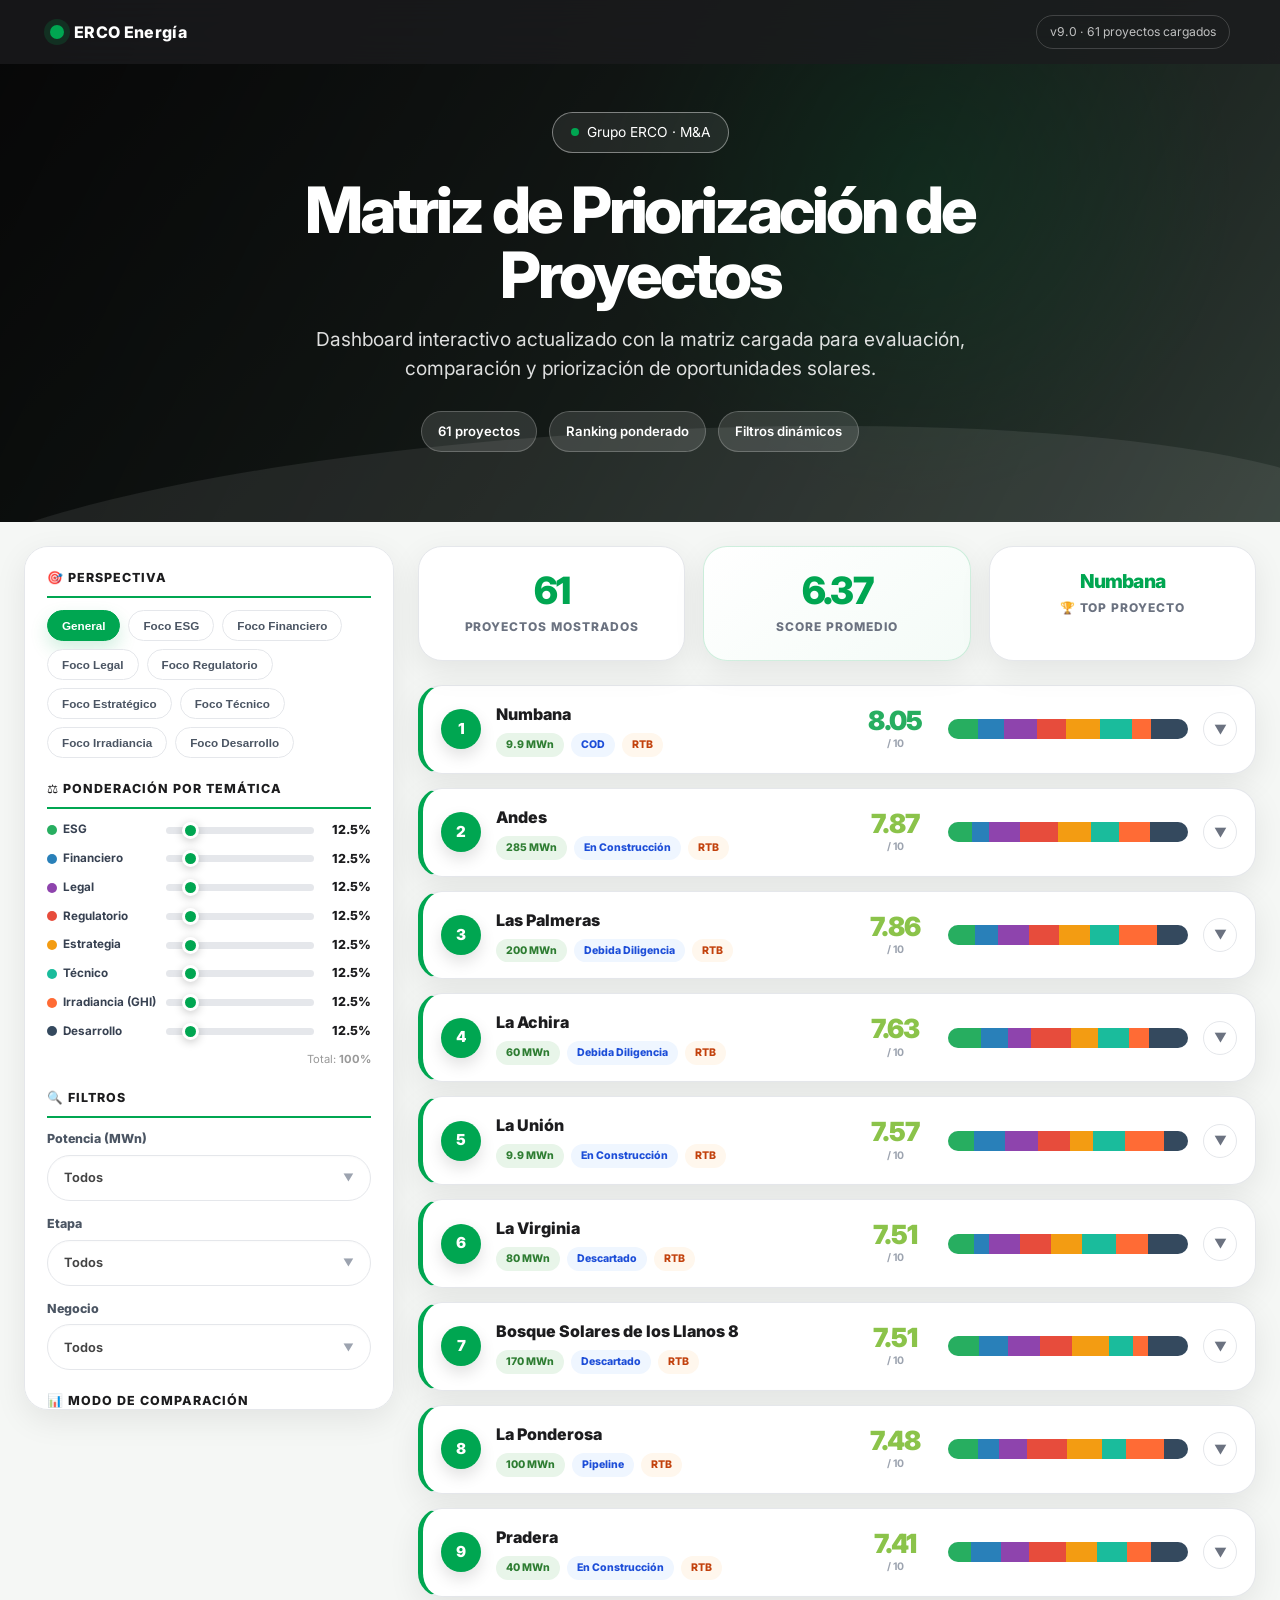
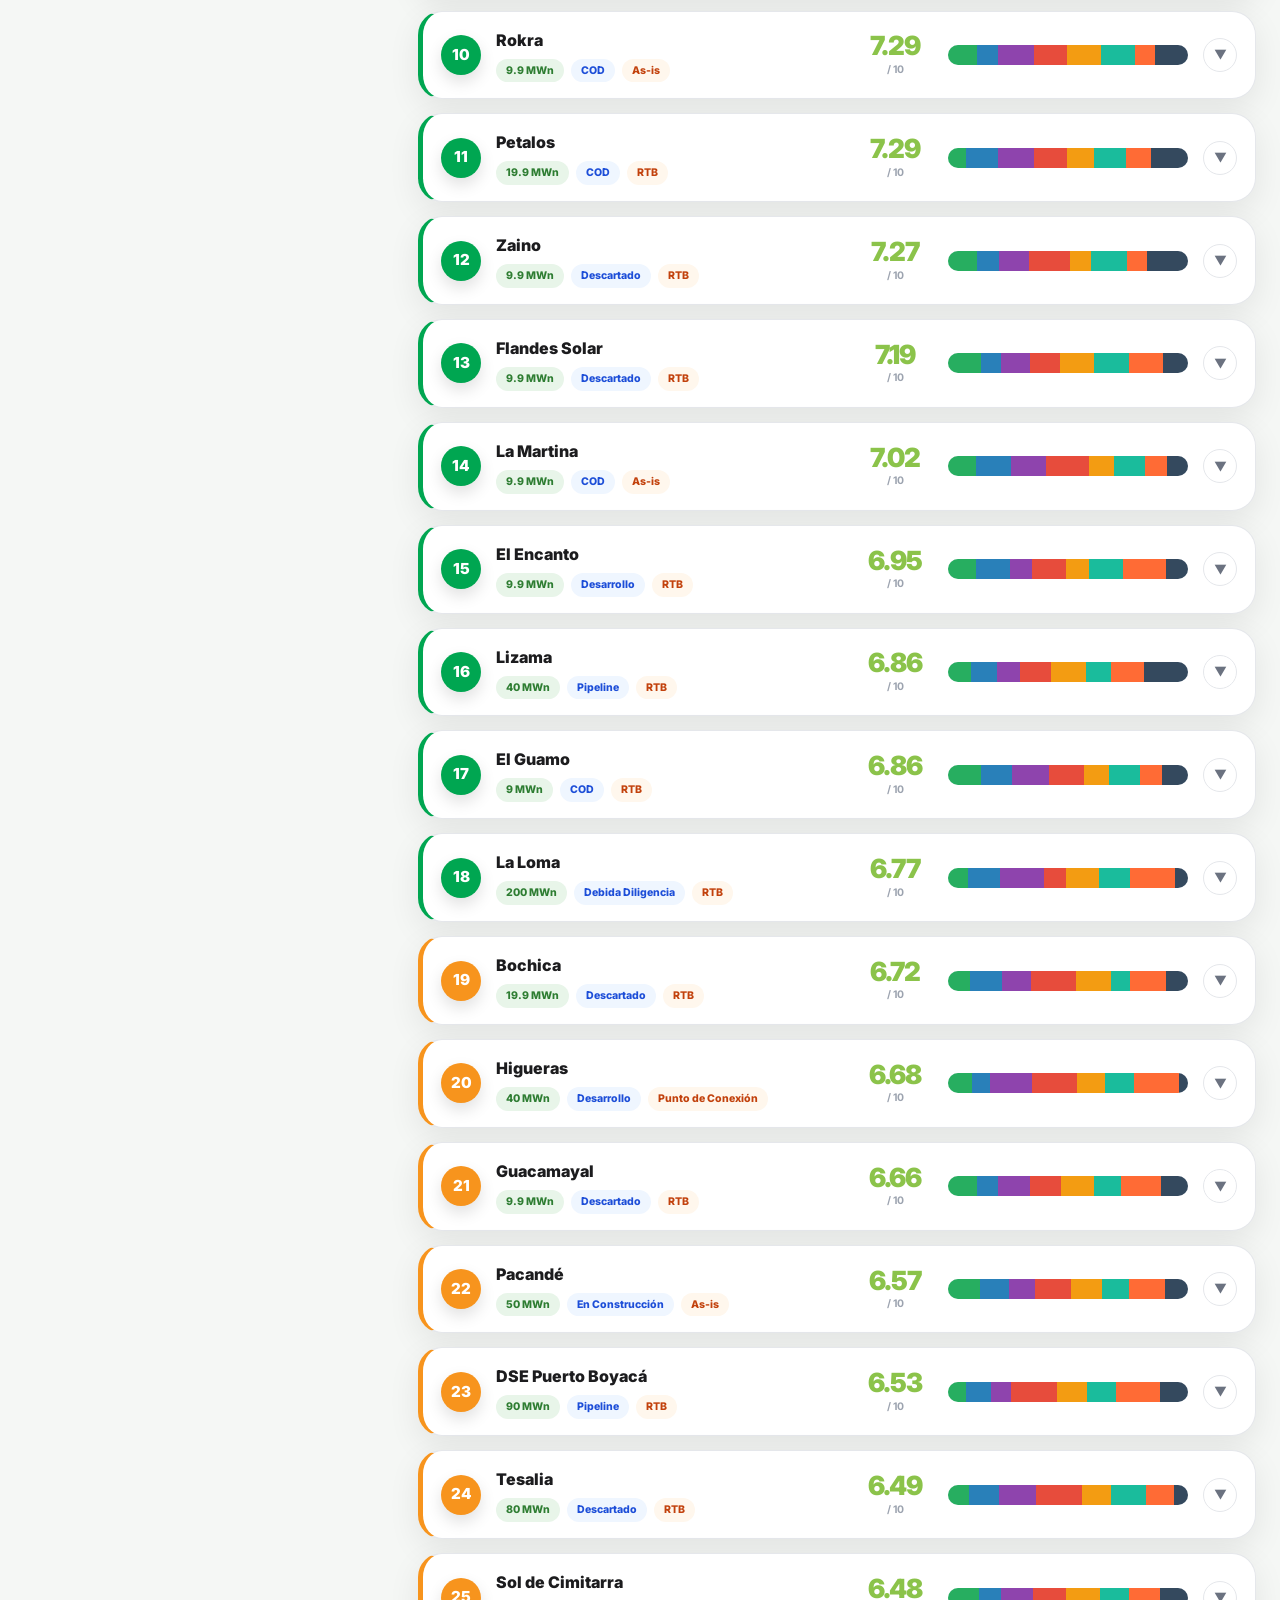
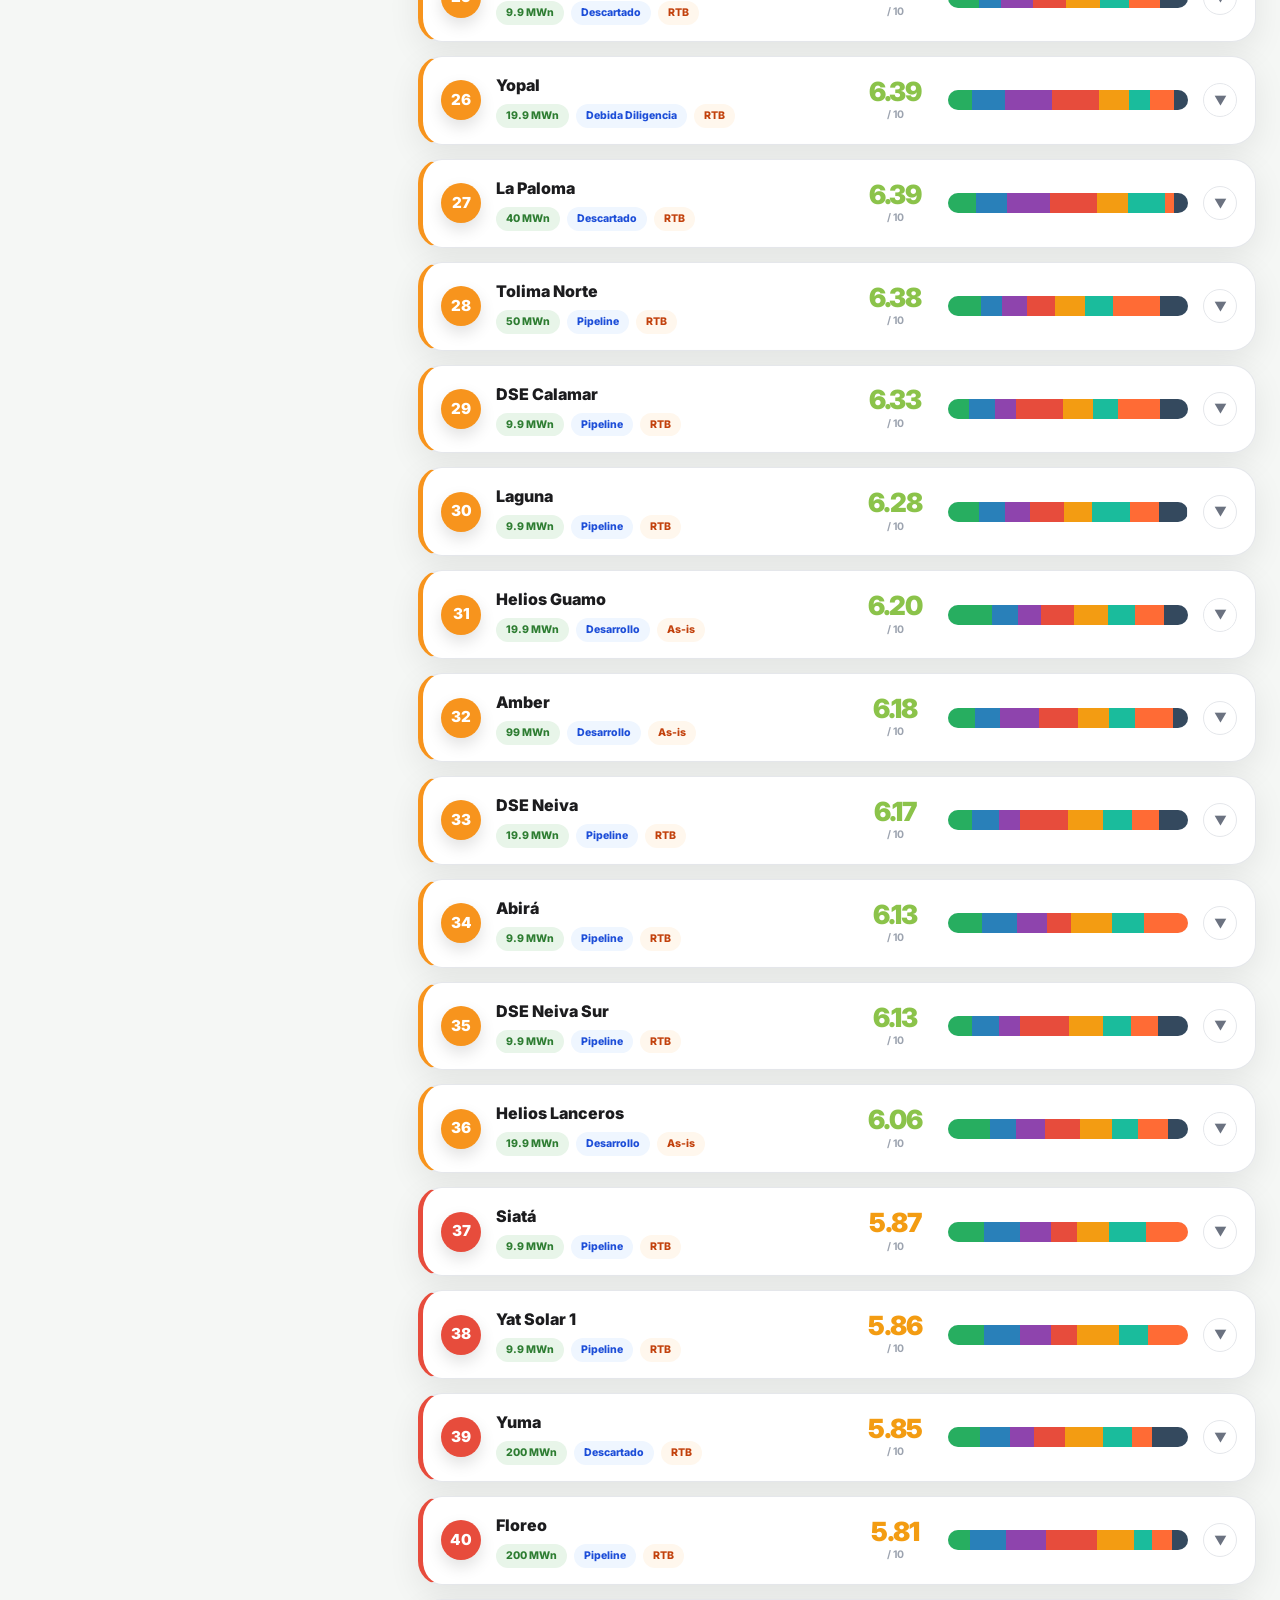
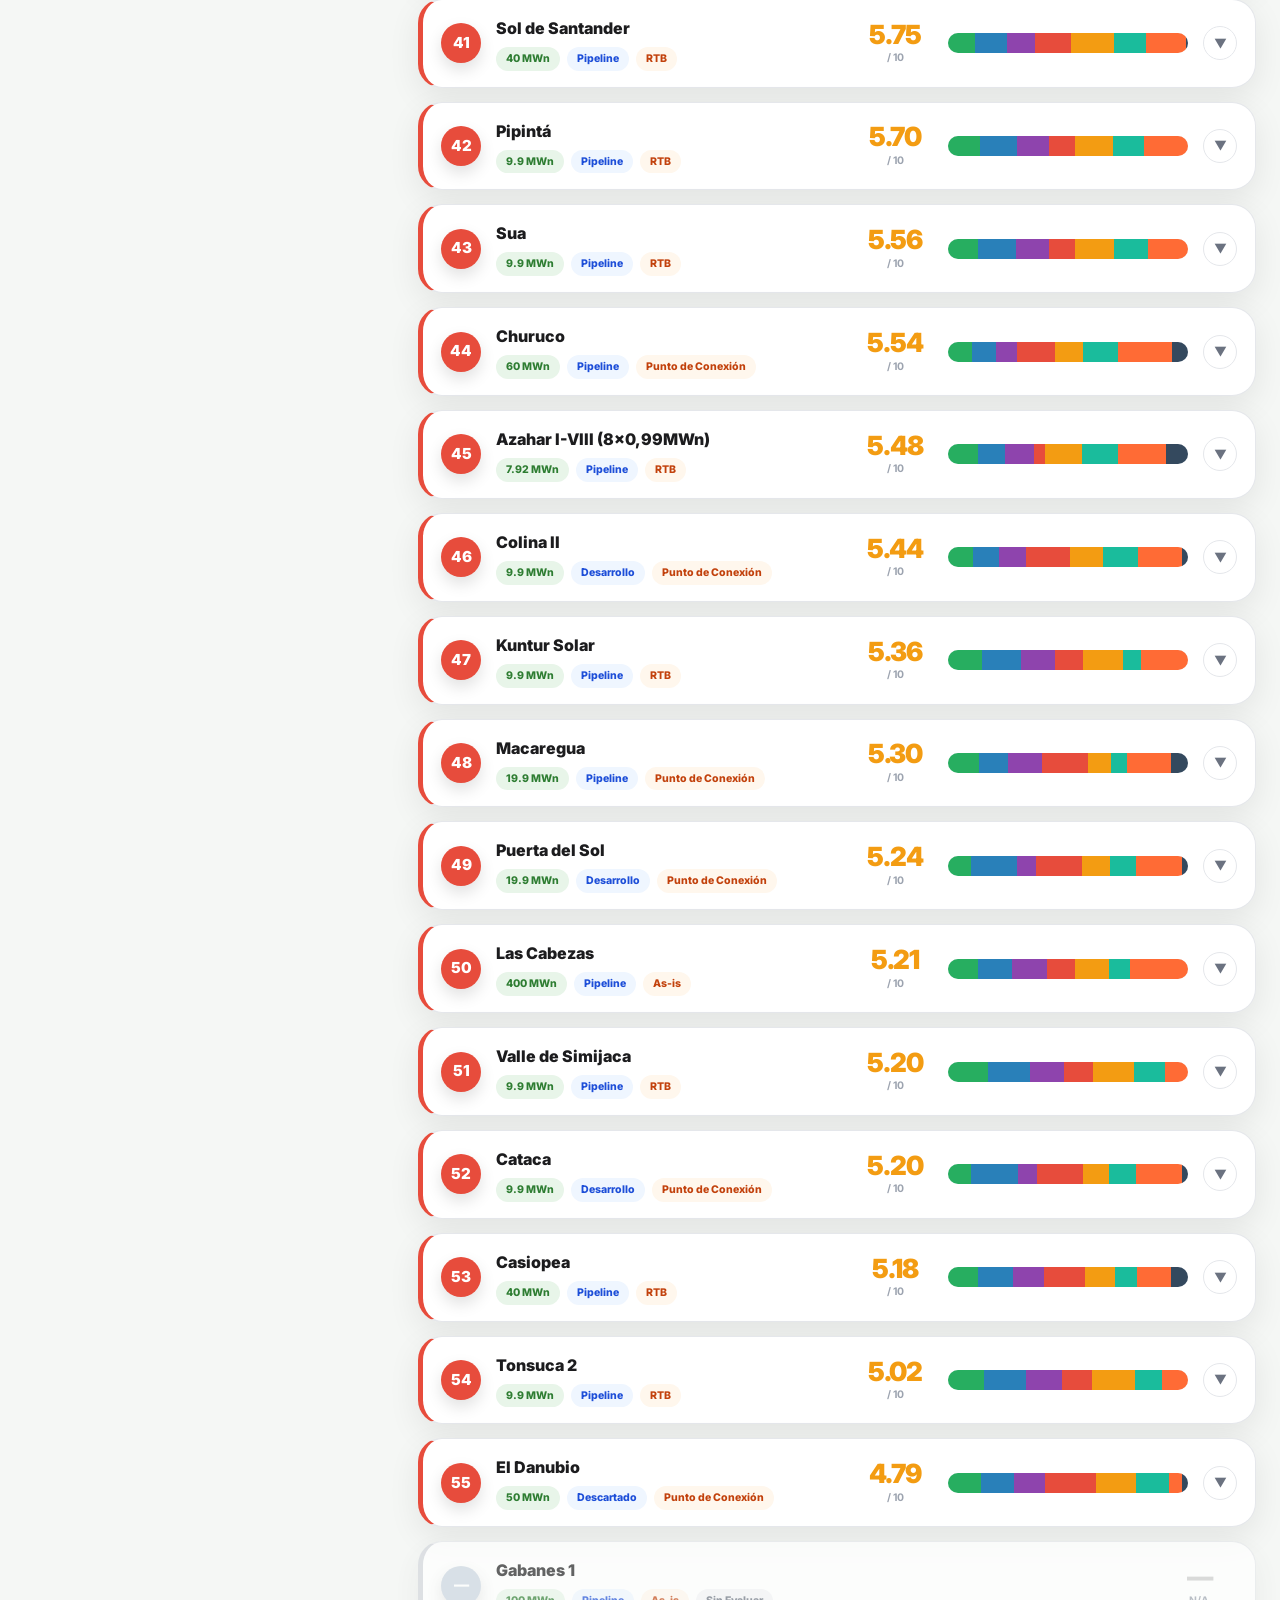
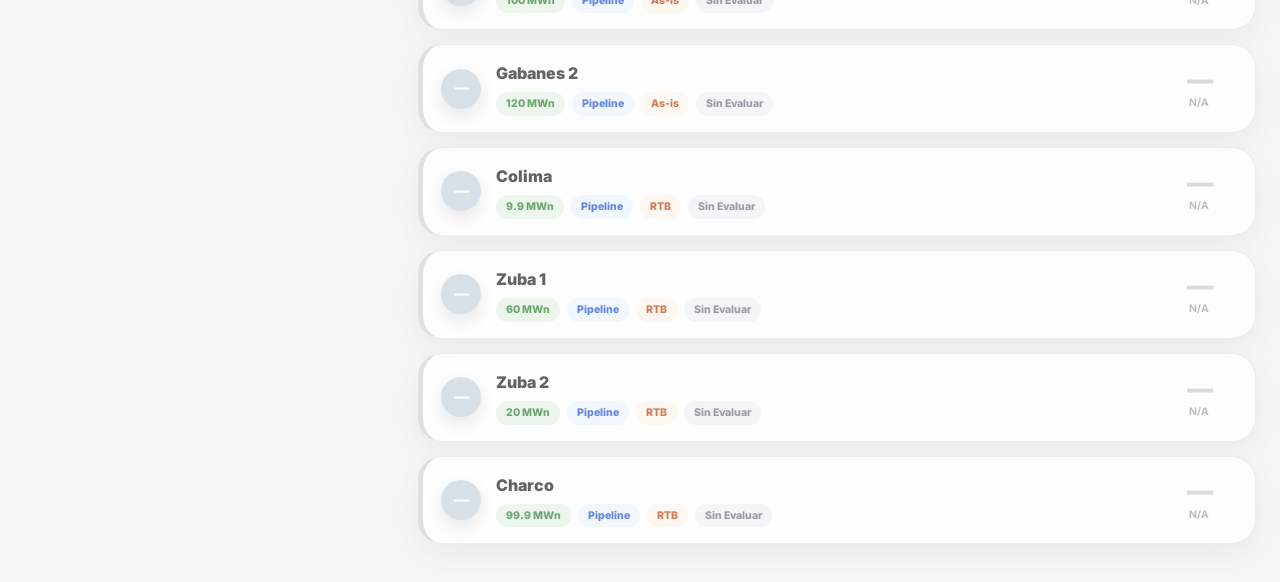
<file: Dashboards_Up/Priorizacion/index.html>
<!DOCTYPE html>
<html lang="es">
<head>
<meta charset="UTF-8">
<meta name="viewport" content="width=device-width, initial-scale=1.0">
<title>ERCO Energía — Matriz de Priorización</title>
<link rel="preconnect" href="https://fonts.googleapis.com">
<link rel="preconnect" href="https://fonts.gstatic.com" crossorigin>
<link href="https://fonts.googleapis.com/css2?family=Inter:wght@400;500;600;700;800;900&display=swap" rel="stylesheet">
<style>

*{margin:0;padding:0;box-sizing:border-box;}
:root{
  --primary:#00A651;--primary-dark:#00884A;--primary-soft:#E8F7EF;
  --dark:#1C1C1E;--dark-soft:#2B2B2E;--bg:#F5F7F5;--card:#FFFFFF;--white:#FFFFFF;
  --border:#E5E7EB;--text:#1F2937;--text-secondary:#6B7280;--muted:#9CA3AF;
  --accent:#F7941D;--danger:#E74C3C;
  --esg:#27AE60;--fin:#2980B9;--leg:#8E44AD;--reg:#E74C3C;--str:#F39C12;--tech:#1ABC9C;--irr:#FF6B35;--dev:#34495E;
  --shadow:0 10px 32px rgba(0,0,0,.08);--shadow-hover:0 18px 44px rgba(0,0,0,.13);
  --radius:24px;--radius-sm:16px;
}
html{scroll-behavior:smooth;}body{font-family:Inter,'Segoe UI',system-ui,-apple-system,sans-serif;background:var(--bg);color:var(--text);line-height:1.5;}
.topbar{position:fixed;top:0;left:0;right:0;z-index:300;height:64px;display:flex;align-items:center;justify-content:center;background:rgba(28,28,30,.78);backdrop-filter:blur(18px);-webkit-backdrop-filter:blur(18px);}
.topbar-inner{width:min(1180px,calc(100% - 48px));display:flex;align-items:center;justify-content:space-between;color:#fff;}.brand-mark{display:flex;align-items:center;gap:10px;font-weight:800;letter-spacing:.02em;}.brand-dot{width:14px;height:14px;border-radius:50%;background:var(--primary);box-shadow:0 0 0 6px rgba(0,166,81,.18);}.topbar-meta{font-size:.76rem;opacity:.72;border:1px solid rgba(255,255,255,.24);border-radius:999px;padding:7px 13px;}
.hero{position:relative;min-height:420px;background:linear-gradient(115deg,rgba(0,0,0,.76),rgba(0,0,0,.44)),radial-gradient(circle at 72% 35%,rgba(0,166,81,.26),transparent 32%),linear-gradient(135deg,#1C1C1E 0%,#304038 55%,#51645A 100%);display:flex;align-items:center;justify-content:center;padding:112px 24px 70px;overflow:hidden;}.hero::before{content:'';position:absolute;inset:auto -8% -36% -8%;height:280px;background:rgba(255,255,255,.08);transform:rotate(-3deg);border-radius:50%;}.hero-content{position:relative;z-index:2;max-width:920px;text-align:center;color:#fff;}.hero-pill{display:inline-flex;align-items:center;gap:8px;padding:9px 18px;border-radius:999px;border:1px solid rgba(255,255,255,.42);background:rgba(255,255,255,.08);font-size:.86rem;margin-bottom:24px;}.hero-pill::before{content:'';width:8px;height:8px;border-radius:50%;background:var(--primary);}.hero h1{font-size:clamp(2.35rem,5vw,4.2rem);line-height:1.02;font-weight:800;letter-spacing:-.05em;margin-bottom:18px;}.hero p{max-width:760px;margin:0 auto;color:rgba(255,255,255,.86);font-size:clamp(1rem,1.6vw,1.2rem);}.hero-actions{margin-top:28px;display:flex;justify-content:center;gap:12px;flex-wrap:wrap;}.hero-chip{border-radius:999px;padding:10px 16px;background:rgba(255,255,255,.12);border:1px solid rgba(255,255,255,.22);color:#fff;font-size:.82rem;font-weight:600;}
.container{display:flex;gap:24px;min-height:calc(100vh - 420px);padding:24px;max-width:1500px;margin:0 auto;}.sidebar{width:370px;min-width:370px;background:var(--card);border:1px solid var(--border);border-radius:var(--radius);padding:22px;overflow-y:auto;max-height:calc(100vh - 36px);position:sticky;top:84px;box-shadow:var(--shadow);}.main{flex:1;min-width:0;padding:0;overflow:visible;}.sb-section{margin-bottom:22px;}.sb-title{font-size:.78rem;font-weight:800;text-transform:uppercase;letter-spacing:.08em;color:var(--dark);margin-bottom:12px;padding-bottom:8px;border-bottom:2px solid var(--primary);}
.presets{display:flex;flex-wrap:wrap;gap:8px;}.preset-btn{padding:8px 14px;border:1px solid var(--border);border-radius:999px;background:#fff;font-size:.73rem;font-weight:700;cursor:pointer;transition:all .22s ease;color:#4B5563;}.preset-btn:hover{border-color:var(--primary);color:var(--primary);background:var(--primary-soft);}.preset-btn.active{background:var(--primary);color:#fff;border-color:var(--primary);box-shadow:0 8px 18px rgba(0,166,81,.18);}
.slider-row{display:flex;align-items:center;gap:9px;margin-bottom:10px;}.slider-label{width:110px;font-size:.73rem;font-weight:700;display:flex;align-items:center;gap:6px;color:#374151;}.slider-dot{width:10px;height:10px;border-radius:50%;display:inline-block;flex-shrink:0;}.slider-row input[type=range]{flex:1;height:7px;-webkit-appearance:none;background:#E5E7EB;border-radius:999px;outline:none;}.slider-row input[type=range]::-webkit-slider-thumb{-webkit-appearance:none;width:17px;height:17px;border-radius:50%;background:var(--primary);cursor:pointer;border:3px solid #fff;box-shadow:0 2px 10px rgba(0,0,0,.22);}.slider-val{width:48px;text-align:right;font-size:.78rem;font-weight:800;color:var(--dark);}
.dropdown-wrap{position:relative;margin-bottom:14px;}.dropdown-label{font-size:.78rem;font-weight:800;color:#4B5563;margin-bottom:6px;}.dropdown-trigger{width:100%;min-height:46px;padding:10px 16px;border:1px solid var(--border);border-radius:999px;background:#fff;font-size:.8rem;cursor:pointer;display:flex;justify-content:space-between;align-items:center;transition:all .2s ease;color:#444;font-weight:650;box-shadow:inset 0 1px 2px rgba(0,0,0,.02);}.dropdown-trigger:hover{border-color:var(--primary);background:#FCFFFD;}.dropdown-trigger.open{border-color:var(--primary);box-shadow:0 0 0 4px rgba(0,166,81,.10);border-radius:22px 22px 0 0;}.dropdown-trigger .arrow{transition:transform .25s;font-size:.65rem;color:#9CA3AF;}.dropdown-trigger.open .arrow{transform:rotate(180deg);}.dropdown-panel{position:absolute;top:100%;left:0;right:0;background:#fff;border:1px solid var(--primary);border-top:none;border-radius:0 0 18px 18px;max-height:0;overflow:hidden;transition:max-height .3s ease,opacity .25s;opacity:0;z-index:150;box-shadow:0 16px 34px rgba(0,0,0,.12);}.dropdown-panel.open{max-height:320px;opacity:1;}.dd-actions{display:flex;gap:10px;padding:10px 14px;border-bottom:1px solid #F0F2F4;}.dd-action{font-size:.7rem;color:var(--primary);cursor:pointer;font-weight:800;text-decoration:none;}.dd-action:hover{color:var(--dark);}.dd-scroll{max-height:250px;overflow-y:auto;padding:5px 0;}.dd-option{display:flex;align-items:center;gap:9px;padding:8px 14px;cursor:pointer;font-size:.78rem;transition:background .15s;}.dd-option:hover{background:var(--primary-soft);}.dd-option input[type=checkbox]{width:15px;height:15px;accent-color:var(--primary);cursor:pointer;flex-shrink:0;}.dd-option label{cursor:pointer;flex:1;user-select:none;}.dd-scroll::-webkit-scrollbar{width:5px;}.dd-scroll::-webkit-scrollbar-thumb{background:#D1D5DB;border-radius:999px;}
.toggle-group{display:flex;border:1px solid var(--border);border-radius:999px;overflow:hidden;background:#F9FAFB;padding:3px;}.toggle-btn{flex:1;padding:9px 10px;text-align:center;font-size:.74rem;font-weight:800;cursor:pointer;background:transparent;color:#6B7280;transition:all .22s;border:none;border-radius:999px;}.toggle-btn.active{background:var(--dark);color:#fff;box-shadow:0 8px 16px rgba(0,0,0,.12);}
.summary{display:grid;grid-template-columns:repeat(3,1fr);gap:18px;margin-bottom:24px;}.stat-card{background:var(--card);border-radius:var(--radius);padding:24px;box-shadow:var(--shadow);text-align:center;border:1px solid var(--border);}.stat-card .val{font-size:2.35rem;font-weight:850;color:var(--primary);letter-spacing:-.04em;line-height:1.05;}.stat-card .label{font-size:.75rem;color:var(--text-secondary);font-weight:800;text-transform:uppercase;letter-spacing:.08em;margin-top:7px;}.stat-card.highlight{background:linear-gradient(145deg,#fff,#F4FBF7);border-color:rgba(0,166,81,.18);}
.group-header{background:#fff;color:var(--text);padding:16px 20px;border-radius:20px;margin:22px 0 14px;font-size:1rem;font-weight:850;display:flex;justify-content:space-between;align-items:center;border-left:5px solid var(--primary);box-shadow:var(--shadow);}.group-header .gbadge{background:var(--primary-soft);color:var(--primary-dark);padding:5px 12px;border-radius:999px;font-size:.78rem;font-weight:800;}
.project-card{background:var(--card);border-radius:var(--radius);box-shadow:var(--shadow);margin-bottom:14px;overflow:hidden;transition:all .25s ease;border:1px solid var(--border);border-left:5px solid transparent;}.project-card:hover{box-shadow:var(--shadow-hover);transform:translateY(-3px);}.project-card.rank-top{border-left-color:var(--primary);}.project-card.rank-mid{border-left-color:var(--accent);}.project-card.rank-low{border-left-color:var(--danger);}.project-card.not-eval{border-left-color:#D1D5DB;opacity:.68;}.card-main{display:flex;align-items:center;padding:16px 18px;gap:15px;cursor:pointer;}.rank-num{width:40px;height:40px;border-radius:50%;display:flex;align-items:center;justify-content:center;font-weight:850;font-size:.95rem;color:#fff;flex-shrink:0;box-shadow:0 7px 16px rgba(0,0,0,.12);}.rank-top .rank-num{background:var(--primary);}.rank-mid .rank-num{background:var(--accent);}.rank-low .rank-num{background:var(--danger);}.not-eval .rank-num{background:#CBD5E1;}.card-info{flex:1;min-width:0;}.card-name{font-size:1rem;font-weight:850;color:var(--dark);white-space:nowrap;overflow:hidden;text-overflow:ellipsis;}.card-badges{display:flex;gap:7px;margin-top:7px;flex-wrap:wrap;}.badge{padding:4px 10px;border-radius:999px;font-size:.66rem;font-weight:800;}.badge-pot{background:#E8F5E9;color:#2E7D32;}.badge-etapa{background:#EFF6FF;color:#1D4ED8;}.badge-neg{background:#FFF7ED;color:#C2410C;}.badge-noeval{background:#F3F4F6;color:#6B7280;}.card-score{text-align:center;flex-shrink:0;width:76px;}.score-num{font-size:1.65rem;font-weight:900;line-height:1;letter-spacing:-.04em;}.score-label{font-size:.65rem;color:var(--muted);margin-top:3px;font-weight:700;}.card-bar-wrap{flex:1;min-width:130px;max-width:240px;}.stacked-bar{display:flex;height:20px;border-radius:999px;overflow:hidden;background:#EEF2F7;box-shadow:inset 0 1px 2px rgba(0,0,0,.05);}.stacked-bar .seg{height:100%;transition:width .4s ease;position:relative;}.stacked-bar .seg:hover{opacity:.82;}.expand-btn{width:34px;height:34px;border-radius:50%;border:1px solid var(--border);background:#fff;display:flex;align-items:center;justify-content:center;cursor:pointer;flex-shrink:0;transition:all .2s;font-size:.8rem;color:#6B7280;}.expand-btn:hover{background:var(--primary-soft);color:var(--primary-dark);}.expand-btn.open{transform:rotate(180deg);}
.card-detail{max-height:0;overflow:hidden;transition:max-height .4s ease;background:#FAFAFA;}.card-detail.open{max-height:1200px;}.detail-inner{padding:18px 20px 20px;}.detail-topic{margin-bottom:14px;}.detail-topic-title{font-size:.8rem;font-weight:850;margin-bottom:8px;display:flex;align-items:center;gap:7px;color:#374151;}.detail-topic-title .dot{width:9px;height:9px;border-radius:50%;}.detail-criteria{display:grid;grid-template-columns:repeat(auto-fill,minmax(250px,1fr));gap:8px;}.crit-item{display:flex;align-items:center;gap:9px;padding:8px 10px;background:#fff;border-radius:12px;border:1px solid #EEF0F3;}.crit-name{font-size:.72rem;color:#4B5563;flex:1;}.crit-score{font-size:.78rem;font-weight:850;width:34px;text-align:center;}.crit-bar{width:54px;height:7px;background:#EEF2F7;border-radius:999px;overflow:hidden;}.crit-bar-fill{height:100%;border-radius:999px;transition:width .3s;}.score-green{color:#27AE60;}.score-yellow-green{color:#8BC34A;}.score-yellow{color:#F39C12;}.score-orange{color:#E67E22;}.score-red{color:#E74C3C;}.fill-green{background:#27AE60;}.fill-yellow-green{background:#8BC34A;}.fill-yellow{background:#F39C12;}.fill-orange{background:#E67E22;}.fill-red{background:#E74C3C;}.no-results{text-align:center;padding:72px 20px;color:#6B7280;font-size:1.05rem;background:#fff;border-radius:var(--radius);box-shadow:var(--shadow);}.seg[data-tooltip]:hover::after{content:attr(data-tooltip);position:absolute;bottom:calc(100% + 8px);left:50%;transform:translateX(-50%);background:var(--dark);color:#fff;padding:6px 9px;border-radius:8px;font-size:.68rem;white-space:nowrap;z-index:10;pointer-events:none;box-shadow:0 8px 18px rgba(0,0,0,.2);}
@media(max-width:1000px){.container{flex-direction:column;padding:18px;}.sidebar{width:100%;min-width:0;max-height:none;position:static;}.summary{grid-template-columns:1fr;}.card-main{flex-wrap:wrap;}.card-bar-wrap{max-width:100%;min-width:0;order:10;width:100%;margin-top:6px;}.topbar-inner{width:calc(100% - 32px);}.topbar-meta{display:none;}}
.sidebar::-webkit-scrollbar{width:6px;}.sidebar::-webkit-scrollbar-thumb{background:#D1D5DB;border-radius:999px;}

</style>
</head>
<body>

<nav class="topbar">
  <div class="topbar-inner">
    <div class="brand-mark"><span class="brand-dot"></span><span>ERCO Energía</span></div>
    <div class="topbar-meta">v9.0 · 61 proyectos cargados</div>
  </div>
</nav>
<section class="hero">
  <div class="hero-content">
    <div class="hero-pill">Grupo ERCO · M&A</div>
    <h1>Matriz de Priorización de Proyectos</h1>
    <p>Dashboard interactivo actualizado con la matriz cargada para evaluación, comparación y priorización de oportunidades solares.</p>
    <div class="hero-actions">
      <span class="hero-chip">61 proyectos</span>
      <span class="hero-chip">Ranking ponderado</span>
      <span class="hero-chip">Filtros dinámicos</span>
    </div>
  </div>
</section>

<div class="container">
  <!-- SIDEBAR -->
  <div class="sidebar">

    <!-- PRESETS -->
    <div class="sb-section">
      <div class="sb-title">🎯 Perspectiva</div>
      <div class="presets" id="presets">
        <button class="preset-btn active" data-preset="general">General</button>
        <button class="preset-btn" data-preset="esg">Foco ESG</button>
        <button class="preset-btn" data-preset="financial">Foco Financiero</button>
        <button class="preset-btn" data-preset="legal">Foco Legal</button>
        <button class="preset-btn" data-preset="regulatory">Foco Regulatorio</button>
        <button class="preset-btn" data-preset="strategy">Foco Estratégico</button>
        <button class="preset-btn" data-preset="technical">Foco Técnico</button>
        <button class="preset-btn" data-preset="irradiance">Foco Irradiancia</button>
        <button class="preset-btn" data-preset="development">Foco Desarrollo</button>
      </div>
    </div>

    <!-- WEIGHTS -->
    <div class="sb-section">
      <div class="sb-title">⚖️ Ponderación por Temática</div>
      <div id="sliders"></div>
      <div style="text-align:right;font-size:.7rem;color:#999;margin-top:4px;">Total: <span id="totalWeight" style="font-weight:700;">100%</span></div>
    </div>

    <!-- FILTERS -->
    <div class="sb-section">
      <div class="sb-title">🔍 Filtros</div>

      <div class="dropdown-label">Potencia (MWn)</div>
      <div class="dropdown-wrap" id="ddPotencia">
        <div class="dropdown-trigger" onclick="toggleDropdown('ddPotencia')">
          <span class="dd-summary">Todos</span>
          <span class="arrow">▼</span>
        </div>
        <div class="dropdown-panel">
          <div class="dd-actions">
            <span class="dd-action" onclick="ddSelectAll('ddPotencia',true)">Seleccionar Todo</span>
            <span class="dd-action" onclick="ddSelectAll('ddPotencia',false)">Deseleccionar Todo</span>
          </div>
          <div class="dd-scroll" id="ddPotenciaOptions"></div>
        </div>
      </div>

      <div class="dropdown-label">Etapa</div>
      <div class="dropdown-wrap" id="ddEtapa">
        <div class="dropdown-trigger" onclick="toggleDropdown('ddEtapa')">
          <span class="dd-summary">Todos</span>
          <span class="arrow">▼</span>
        </div>
        <div class="dropdown-panel">
          <div class="dd-actions">
            <span class="dd-action" onclick="ddSelectAll('ddEtapa',true)">Seleccionar Todo</span>
            <span class="dd-action" onclick="ddSelectAll('ddEtapa',false)">Deseleccionar Todo</span>
          </div>
          <div class="dd-scroll" id="ddEtapaOptions"></div>
        </div>
      </div>

      <div class="dropdown-label">Negocio</div>
      <div class="dropdown-wrap" id="ddNegocio">
        <div class="dropdown-trigger" onclick="toggleDropdown('ddNegocio')">
          <span class="dd-summary">Todos</span>
          <span class="arrow">▼</span>
        </div>
        <div class="dropdown-panel">
          <div class="dd-actions">
            <span class="dd-action" onclick="ddSelectAll('ddNegocio',true)">Seleccionar Todo</span>
            <span class="dd-action" onclick="ddSelectAll('ddNegocio',false)">Deseleccionar Todo</span>
          </div>
          <div class="dd-scroll" id="ddNegocioOptions"></div>
        </div>
      </div>
    </div>

    <!-- COMPARISON MODE -->
    <div class="sb-section">
      <div class="sb-title">📊 Modo de Comparación</div>
      <div class="toggle-group" id="modeToggle">
        <button class="toggle-btn active" data-mode="general">Ranking General</button>
        <button class="toggle-btn" data-mode="negocio">Ranking por Negocio</button>
      </div>
    </div>

  </div>

  <!-- MAIN CONTENT -->
  <div class="main">
    <div class="summary" id="summary"></div>
    <div id="results"></div>
  </div>
</div>

<script>
// ========== DATA ==========
const PROJECTS = [{"name":"Numbana","potencia":9.9,"etapa":"COD","negocio":"RTB","excelTotal":244.262778,"topicAvgs":{"ESG":8.0,"Financial":7.054,"Legal":8.667,"Regulatory":8.0,"Strategy":9.0,"Technical":8.648,"Irradiance":5.0,"Development":10.0},"topicDetails":{"ESG":[{"criterion":"Local Security Risk","score":6.0},{"criterion":"Environmental Constraints","score":10.0},{"criterion":"Social Risks / Community Acceptance","score":10.0},{"criterion":"Community Engagement / Socialization","score":6.0}],"Financial":[{"criterion":"Project IRR (With EPC margin)","score":4.0},{"criterion":"Payment Terms","score":10.0},{"criterion":"Investment Needed to RTB","score":9.375},{"criterion":"Guarantees (Performance Bonds)","score":8.0},{"criterion":"Reliability Charge (CxC)","score":10.0},{"criterion":"Acquisition Price","score":1.0},{"criterion":"Lease Value (per Ha)","score":7.0}],"Legal":[{"criterion":"Land Title Issues","score":10.0},{"criterion":"Lease Agreement Signed","score":10.0},{"criterion":"SPA / Legal Contract","score":6.0}],"Regulatory":[{"criterion":"FPO Resolution (Conditionality)","score":6.0},{"criterion":"FPO Change Safety","score":10.0}],"Strategy":[{"criterion":"Developer Reputation","score":10.0},{"criterion":"Construction Timeline + Development to RTB Timeline vs FPO","score":10.0},{"criterion":"Development Timeline to RTB","score":10.0},{"criterion":"Strategic Synergies","score":10.0},{"criterion":"Project Size","score":4.0},{"criterion":"Geographic Location","score":10.0}],"Technical":[{"criterion":"Technical Feasibility – Substation","score":10.0},{"criterion":"Technical Feasibility – Transmission Line","score":7.0},{"criterion":"Interconnecting Distance","score":8.887778},{"criterion":"Status of Technical Studies","score":8.0},{"criterion":"Site Access (Roads)","score":8.0},{"criterion":"Site Layout","score":10.0}],"Irradiance":[{"criterion":"Irradiance (GHI)","score":5.0}],"Development":[{"criterion":"Dev Status","score":10.0}]},"evaluated":true},{"name":"Bosque Solares de los Llanos 8","potencia":170.0,"etapa":"Descartado","negocio":"RTB","excelTotal":228.307222,"topicAvgs":{"ESG":7.75,"Financial":7.339,"Legal":8.0,"Regulatory":8.0,"Strategy":9.333,"Technical":6.055,"Irradiance":3.6,"Development":10.0},"topicDetails":{"ESG":[{"criterion":"Local Security Risk","score":10.0},{"criterion":"Environmental Constraints","score":8.0},{"criterion":"Social Risks / Community Acceptance","score":5.0},{"criterion":"Community Engagement / Socialization","score":8.0}],"Financial":[{"criterion":"Project IRR (With EPC margin)","score":4.0},{"criterion":"Payment Terms","score":10.0},{"criterion":"Investment Needed to RTB","score":9.375},{"criterion":"Guarantees (Performance Bonds)","score":8.0},{"criterion":"Reliability Charge (CxC)","score":10.0},{"criterion":"Acquisition Price","score":4.0},{"criterion":"Lease Value (per Ha)","score":6.0}],"Legal":[{"criterion":"Land Title Issues","score":10.0},{"criterion":"Lease Agreement Signed","score":8.0},{"criterion":"SPA / Legal Contract","score":6.0}],"Regulatory":[{"criterion":"FPO Resolution (Conditionality)","score":6.0},{"criterion":"FPO Change Safety","score":10.0}],"Strategy":[{"criterion":"Developer Reputation","score":8.0},{"criterion":"Construction Timeline + Development to RTB Timeline vs FPO","score":10.0},{"criterion":"Development Timeline to RTB","score":10.0},{"criterion":"Strategic Synergies","score":10.0},{"criterion":"Project Size","score":10.0},{"criterion":"Geographic Location","score":8.0}],"Technical":[{"criterion":"Technical Feasibility – Substation","score":3.0},{"criterion":"Technical Feasibility – Transmission Line","score":4.0},{"criterion":"Interconnecting Distance","score":3.332222},{"criterion":"Status of Technical Studies","score":6.0},{"criterion":"Site Access (Roads)","score":10.0},{"criterion":"Site Layout","score":10.0}],"Irradiance":[{"criterion":"Irradiance (GHI)","score":3.6}],"Development":[{"criterion":"Dev Status","score":10.0}]},"evaluated":true},{"name":"Las Palmeras","potencia":200.0,"etapa":"Debida Diligencia","negocio":"RTB","excelTotal":223.554444,"topicAvgs":{"ESG":7.0,"Financial":6.143,"Legal":8.0,"Regulatory":8.0,"Strategy":8.0,"Technical":7.759,"Irradiance":10.0,"Development":8.0},"topicDetails":{"ESG":[{"criterion":"Local Security Risk","score":8.0},{"criterion":"Environmental Constraints","score":8.0},{"criterion":"Social Risks / Community Acceptance","score":6.0},{"criterion":"Community Engagement / Socialization","score":6.0}],"Financial":[{"criterion":"Project IRR (With EPC margin)","score":4.0},{"criterion":"Payment Terms","score":8.0},{"criterion":"Investment Needed to RTB","score":9.0},{"criterion":"Guarantees (Performance Bonds)","score":10.0},{"criterion":"Reliability Charge (CxC)","score":0.0},{"criterion":"Acquisition Price","score":2.0},{"criterion":"Lease Value (per Ha)","score":10.0}],"Legal":[{"criterion":"Land Title Issues","score":10.0},{"criterion":"Lease Agreement Signed","score":8.0},{"criterion":"SPA / Legal Contract","score":6.0}],"Regulatory":[{"criterion":"FPO Resolution (Conditionality)","score":6.0},{"criterion":"FPO Change Safety","score":10.0}],"Strategy":[{"criterion":"Developer Reputation","score":6.0},{"criterion":"Construction Timeline + Development to RTB Timeline vs FPO","score":8.0},{"criterion":"Development Timeline to RTB","score":10.0},{"criterion":"Strategic Synergies","score":6.0},{"criterion":"Project Size","score":10.0},{"criterion":"Geographic Location","score":8.0}],"Technical":[{"criterion":"Technical Feasibility – Substation","score":8.0},{"criterion":"Technical Feasibility – Transmission Line","score":7.0},{"criterion":"Interconnecting Distance","score":5.554444},{"criterion":"Status of Technical Studies","score":8.0},{"criterion":"Site Access (Roads)","score":10.0},{"criterion":"Site Layout","score":8.0}],"Irradiance":[{"criterion":"Irradiance (GHI)","score":10.0}],"Development":[{"criterion":"Dev Status","score":8.0}]},"evaluated":true},{"name":"La Achira","potencia":60.0,"etapa":"Debida Diligencia","negocio":"RTB","excelTotal":222.998889,"topicAvgs":{"ESG":8.5,"Financial":6.714,"Legal":6.0,"Regulatory":10.0,"Strategy":7.0,"Technical":7.833,"Irradiance":5.0,"Development":10.0},"topicDetails":{"ESG":[{"criterion":"Local Security Risk","score":8.0},{"criterion":"Environmental Constraints","score":10.0},{"criterion":"Social Risks / Community Acceptance","score":8.0},{"criterion":"Community Engagement / Socialization","score":8.0}],"Financial":[{"criterion":"Project IRR (With EPC margin)","score":4.0},{"criterion":"Payment Terms","score":10.0},{"criterion":"Investment Needed to RTB","score":10.0},{"criterion":"Guarantees (Performance Bonds)","score":8.0},{"criterion":"Reliability Charge (CxC)","score":8.0},{"criterion":"Acquisition Price","score":0.0},{"criterion":"Lease Value (per Ha)","score":7.0}],"Legal":[{"criterion":"Land Title Issues","score":2.0},{"criterion":"Lease Agreement Signed","score":10.0},{"criterion":"SPA / Legal Contract","score":6.0}],"Regulatory":[{"criterion":"FPO Resolution (Conditionality)","score":10.0},{"criterion":"FPO Change Safety","score":10.0}],"Strategy":[{"criterion":"Developer Reputation","score":8.0},{"criterion":"Construction Timeline + Development to RTB Timeline vs FPO","score":10.0},{"criterion":"Development Timeline to RTB","score":10.0},{"criterion":"Strategic Synergies","score":3.0},{"criterion":"Project Size","score":6.0},{"criterion":"Geographic Location","score":5.0}],"Technical":[{"criterion":"Technical Feasibility – Substation","score":8.0},{"criterion":"Technical Feasibility – Transmission Line","score":7.0},{"criterion":"Interconnecting Distance","score":9.998889},{"criterion":"Status of Technical Studies","score":3.0},{"criterion":"Site Access (Roads)","score":10.0},{"criterion":"Site Layout","score":9.0}],"Irradiance":[{"criterion":"Irradiance (GHI)","score":5.0}],"Development":[{"criterion":"Dev Status","score":10.0}]},"evaluated":true},{"name":"La Unión","potencia":9.9,"etapa":"En Construcción","negocio":"RTB","excelTotal":221.429444,"topicAvgs":{"ESG":6.5,"Financial":7.887,"Legal":8.333,"Regulatory":8.0,"Strategy":6.0,"Technical":7.87,"Irradiance":10.0,"Development":6.0},"topicDetails":{"ESG":[{"criterion":"Local Security Risk","score":4.0},{"criterion":"Environmental Constraints","score":10.0},{"criterion":"Social Risks / Community Acceptance","score":6.0},{"criterion":"Community Engagement / Socialization","score":6.0}],"Financial":[{"criterion":"Project IRR (With EPC margin)","score":4.0},{"criterion":"Payment Terms","score":10.0},{"criterion":"Investment Needed to RTB","score":10.208333},{"criterion":"Guarantees (Performance Bonds)","score":10.0},{"criterion":"Reliability Charge (CxC)","score":10.0},{"criterion":"Acquisition Price","score":1.0},{"criterion":"Lease Value (per Ha)","score":10.0}],"Legal":[{"criterion":"Land Title Issues","score":10.0},{"criterion":"Lease Agreement Signed","score":5.0},{"criterion":"SPA / Legal Contract","score":10.0}],"Regulatory":[{"criterion":"FPO Resolution (Conditionality)","score":10.0},{"criterion":"FPO Change Safety","score":6.0}],"Strategy":[{"criterion":"Developer Reputation","score":8.0},{"criterion":"Construction Timeline + Development to RTB Timeline vs FPO","score":5.0},{"criterion":"Development Timeline to RTB","score":8.0},{"criterion":"Strategic Synergies","score":6.0},{"criterion":"Project Size","score":4.0},{"criterion":"Geographic Location","score":5.0}],"Technical":[{"criterion":"Technical Feasibility – Substation","score":6.0},{"criterion":"Technical Feasibility – Transmission Line","score":6.0},{"criterion":"Interconnecting Distance","score":9.221111},{"criterion":"Status of Technical Studies","score":10.0},{"criterion":"Site Access (Roads)","score":6.0},{"criterion":"Site Layout","score":10.0}],"Irradiance":[{"criterion":"Irradiance (GHI)","score":10.0}],"Development":[{"criterion":"Dev Status","score":6.0}]},"evaluated":true},{"name":"Pradera","potencia":40.0,"etapa":"En Construcción","negocio":"RTB","excelTotal":219.540556,"topicAvgs":{"ESG":5.75,"Financial":7.315,"Legal":7.0,"Regulatory":9.0,"Strategy":7.833,"Technical":7.389,"Irradiance":6.0,"Development":9.0},"topicDetails":{"ESG":[{"criterion":"Local Security Risk","score":5.0},{"criterion":"Environmental Constraints","score":6.0},{"criterion":"Social Risks / Community Acceptance","score":6.0},{"criterion":"Community Engagement / Socialization","score":6.0}],"Financial":[{"criterion":"Project IRR (With EPC margin)","score":4.0},{"criterion":"Payment Terms","score":10.0},{"criterion":"Investment Needed to RTB","score":10.208333},{"criterion":"Guarantees (Performance Bonds)","score":10.0},{"criterion":"Reliability Charge (CxC)","score":8.0},{"criterion":"Acquisition Price","score":5.0},{"criterion":"Lease Value (per Ha)","score":4.0}],"Legal":[{"criterion":"Land Title Issues","score":10.0},{"criterion":"Lease Agreement Signed","score":5.0},{"criterion":"SPA / Legal Contract","score":6.0}],"Regulatory":[{"criterion":"FPO Resolution (Conditionality)","score":10.0},{"criterion":"FPO Change Safety","score":8.0}],"Strategy":[{"criterion":"Developer Reputation","score":10.0},{"criterion":"Construction Timeline + Development to RTB Timeline vs FPO","score":8.0},{"criterion":"Development Timeline to RTB","score":10.0},{"criterion":"Strategic Synergies","score":10.0},{"criterion":"Project Size","score":4.0},{"criterion":"Geographic Location","score":5.0}],"Technical":[{"criterion":"Technical Feasibility – Substation","score":6.0},{"criterion":"Technical Feasibility – Transmission Line","score":10.0},{"criterion":"Interconnecting Distance","score":9.332222},{"criterion":"Status of Technical Studies","score":6.0},{"criterion":"Site Access (Roads)","score":8.0},{"criterion":"Site Layout","score":5.0}],"Irradiance":[{"criterion":"Irradiance (GHI)","score":6.0}],"Development":[{"criterion":"Dev Status","score":9.0}]},"evaluated":true},{"name":"Rokra","potencia":9.9,"etapa":"COD","negocio":"As-is","excelTotal":218.332222,"topicAvgs":{"ESG":7.0,"Financial":5.19,"Legal":8.667,"Regulatory":8.0,"Strategy":8.333,"Technical":8.166,"Irradiance":5.0,"Development":8.0},"topicDetails":{"ESG":[{"criterion":"Local Security Risk","score":8.0},{"criterion":"Environmental Constraints","score":8.0},{"criterion":"Social Risks / Community Acceptance","score":6.0},{"criterion":"Community Engagement / Socialization","score":6.0}],"Financial":[{"criterion":"Project IRR (With EPC margin)","score":4.0},{"criterion":"Payment Terms","score":2.0},{"criterion":"Investment Needed to RTB","score":8.333333},{"criterion":"Guarantees (Performance Bonds)","score":2.0},{"criterion":"Reliability Charge (CxC)","score":10.0},{"criterion":"Acquisition Price","score":3.0},{"criterion":"Lease Value (per Ha)","score":7.0}],"Legal":[{"criterion":"Land Title Issues","score":10.0},{"criterion":"Lease Agreement Signed","score":10.0},{"criterion":"SPA / Legal Contract","score":6.0}],"Regulatory":[{"criterion":"FPO Resolution (Conditionality)","score":6.0},{"criterion":"FPO Change Safety","score":10.0}],"Strategy":[{"criterion":"Developer Reputation","score":10.0},{"criterion":"Construction Timeline + Development to RTB Timeline vs FPO","score":10.0},{"criterion":"Development Timeline to RTB","score":6.0},{"criterion":"Strategic Synergies","score":10.0},{"criterion":"Project Size","score":4.0},{"criterion":"Geographic Location","score":10.0}],"Technical":[{"criterion":"Technical Feasibility – Substation","score":10.0},{"criterion":"Technical Feasibility – Transmission Line","score":4.0},{"criterion":"Interconnecting Distance","score":6.998889},{"criterion":"Status of Technical Studies","score":10.0},{"criterion":"Site Access (Roads)","score":8.0},{"criterion":"Site Layout","score":10.0}],"Irradiance":[{"criterion":"Irradiance (GHI)","score":5.0}],"Development":[{"criterion":"Dev Status","score":8.0}]},"evaluated":true},{"name":"La Martina","potencia":9.9,"etapa":"COD","negocio":"As-is","excelTotal":217.290556,"topicAvgs":{"ESG":6.5,"Financial":8.185,"Legal":8.333,"Regulatory":10.0,"Strategy":5.833,"Technical":7.333,"Irradiance":5.0,"Development":5.0},"topicDetails":{"ESG":[{"criterion":"Local Security Risk","score":6.0},{"criterion":"Environmental Constraints","score":8.0},{"criterion":"Social Risks / Community Acceptance","score":6.0},{"criterion":"Community Engagement / Socialization","score":6.0}],"Financial":[{"criterion":"Project IRR (With EPC margin)","score":4.0},{"criterion":"Payment Terms","score":10.0},{"criterion":"Investment Needed to RTB","score":7.291667},{"criterion":"Guarantees (Performance Bonds)","score":8.0},{"criterion":"Reliability Charge (CxC)","score":10.0},{"criterion":"Acquisition Price","score":8.0},{"criterion":"Lease Value (per Ha)","score":10.0}],"Legal":[{"criterion":"Land Title Issues","score":10.0},{"criterion":"Lease Agreement Signed","score":5.0},{"criterion":"SPA / Legal Contract","score":10.0}],"Regulatory":[{"criterion":"FPO Resolution (Conditionality)","score":10.0},{"criterion":"FPO Change Safety","score":10.0}],"Strategy":[{"criterion":"Developer Reputation","score":4.0},{"criterion":"Construction Timeline + Development to RTB Timeline vs FPO","score":10.0},{"criterion":"Development Timeline to RTB","score":6.0},{"criterion":"Strategic Synergies","score":3.0},{"criterion":"Project Size","score":4.0},{"criterion":"Geographic Location","score":8.0}],"Technical":[{"criterion":"Technical Feasibility – Substation","score":8.0},{"criterion":"Technical Feasibility – Transmission Line","score":2.0},{"criterion":"Interconnecting Distance","score":9.998889},{"criterion":"Status of Technical Studies","score":6.0},{"criterion":"Site Access (Roads)","score":8.0},{"criterion":"Site Layout","score":10.0}],"Irradiance":[{"criterion":"Irradiance (GHI)","score":5.0}],"Development":[{"criterion":"Dev Status","score":5.0}]},"evaluated":true},{"name":"Petalos","potencia":19.9,"etapa":"COD","negocio":"RTB","excelTotal":216.332222,"topicAvgs":{"ESG":4.25,"Financial":8.0,"Legal":8.667,"Regulatory":8.0,"Strategy":6.5,"Technical":7.889,"Irradiance":6.0,"Development":9.0},"topicDetails":{"ESG":[{"criterion":"Local Security Risk","score":4.0},{"criterion":"Environmental Constraints","score":4.0},{"criterion":"Social Risks / Community Acceptance","score":6.0},{"criterion":"Community Engagement / Socialization","score":3.0}],"Financial":[{"criterion":"Project IRR (With EPC margin)","score":4.0},{"criterion":"Payment Terms","score":10.0},{"criterion":"Investment Needed to RTB","score":10.0},{"criterion":"Guarantees (Performance Bonds)","score":10.0},{"criterion":"Reliability Charge (CxC)","score":10.0},{"criterion":"Acquisition Price","score":5.0},{"criterion":"Lease Value (per Ha)","score":7.0}],"Legal":[{"criterion":"Land Title Issues","score":10.0},{"criterion":"Lease Agreement Signed","score":10.0},{"criterion":"SPA / Legal Contract","score":6.0}],"Regulatory":[{"criterion":"FPO Resolution (Conditionality)","score":10.0},{"criterion":"FPO Change Safety","score":6.0}],"Strategy":[{"criterion":"Developer Reputation","score":10.0},{"criterion":"Construction Timeline + Development to RTB Timeline vs FPO","score":5.0},{"criterion":"Development Timeline to RTB","score":10.0},{"criterion":"Strategic Synergies","score":3.0},{"criterion":"Project Size","score":6.0},{"criterion":"Geographic Location","score":5.0}],"Technical":[{"criterion":"Technical Feasibility – Substation","score":8.0},{"criterion":"Technical Feasibility – Transmission Line","score":7.0},{"criterion":"Interconnecting Distance","score":9.332222},{"criterion":"Status of Technical Studies","score":10.0},{"criterion":"Site Access (Roads)","score":8.0},{"criterion":"Site Layout","score":5.0}],"Irradiance":[{"criterion":"Irradiance (GHI)","score":6.0}],"Development":[{"criterion":"Dev Status","score":9.0}]},"evaluated":true},{"name":"Andes","potencia":285.0,"etapa":"En Construcción","negocio":"RTB","excelTotal":216.0,"topicAvgs":{"ESG":6.25,"Financial":4.571,"Legal":8.0,"Regulatory":10.0,"Strategy":8.833,"Technical":7.333,"Irradiance":8.0,"Development":10.0},"topicDetails":{"ESG":[{"criterion":"Local Security Risk","score":5.0},{"criterion":"Environmental Constraints","score":8.0},{"criterion":"Social Risks / Community Acceptance","score":2.0},{"criterion":"Community Engagement / Socialization","score":10.0}],"Financial":[{"criterion":"Project IRR (With EPC margin)","score":4.0},{"criterion":"Payment Terms","score":10.0},{"criterion":"Investment Needed to RTB","score":9.0},{"criterion":"Guarantees (Performance Bonds)","score":2.0},{"criterion":"Reliability Charge (CxC)","score":0.0},{"criterion":"Acquisition Price","score":0.0},{"criterion":"Lease Value (per Ha)","score":7.0}],"Legal":[{"criterion":"Land Title Issues","score":10.0},{"criterion":"Lease Agreement Signed","score":8.0},{"criterion":"SPA / Legal Contract","score":6.0}],"Regulatory":[{"criterion":"FPO Resolution (Conditionality)","score":10.0},{"criterion":"FPO Change Safety","score":10.0}],"Strategy":[{"criterion":"Developer Reputation","score":8.0},{"criterion":"Construction Timeline + Development to RTB Timeline vs FPO","score":10.0},{"criterion":"Development Timeline to RTB","score":10.0},{"criterion":"Strategic Synergies","score":10.0},{"criterion":"Project Size","score":10.0},{"criterion":"Geographic Location","score":5.0}],"Technical":[{"criterion":"Technical Feasibility – Substation","score":8.0},{"criterion":"Technical Feasibility – Transmission Line","score":8.0},{"criterion":"Interconnecting Distance","score":0.0},{"criterion":"Status of Technical Studies","score":10.0},{"criterion":"Site Access (Roads)","score":8.0},{"criterion":"Site Layout","score":10.0}],"Irradiance":[{"criterion":"Irradiance (GHI)","score":8.0}],"Development":[{"criterion":"Dev Status","score":10.0}]},"evaluated":true},{"name":"Flandes Solar","potencia":9.9,"etapa":"Descartado","negocio":"RTB","excelTotal":213.956667,"topicAvgs":{"ESG":8.0,"Financial":4.714,"Legal":7.0,"Regulatory":7.0,"Strategy":8.167,"Technical":8.463,"Irradiance":8.18,"Development":6.0},"topicDetails":{"ESG":[{"criterion":"Local Security Risk","score":8.0},{"criterion":"Environmental Constraints","score":8.0},{"criterion":"Social Risks / Community Acceptance","score":10.0},{"criterion":"Community Engagement / Socialization","score":6.0}],"Financial":[{"criterion":"Project IRR (With EPC margin)","score":4.0},{"criterion":"Payment Terms","score":2.0},{"criterion":"Investment Needed to RTB","score":8.0},{"criterion":"Guarantees (Performance Bonds)","score":2.0},{"criterion":"Reliability Charge (CxC)","score":10.0},{"criterion":"Acquisition Price","score":0.0},{"criterion":"Lease Value (per Ha)","score":7.0}],"Legal":[{"criterion":"Land Title Issues","score":10.0},{"criterion":"Lease Agreement Signed","score":8.0},{"criterion":"SPA / Legal Contract","score":3.0}],"Regulatory":[{"criterion":"FPO Resolution (Conditionality)","score":10.0},{"criterion":"FPO Change Safety","score":4.0}],"Strategy":[{"criterion":"Developer Reputation","score":10.0},{"criterion":"Construction Timeline + Development to RTB Timeline vs FPO","score":5.0},{"criterion":"Development Timeline to RTB","score":10.0},{"criterion":"Strategic Synergies","score":10.0},{"criterion":"Project Size","score":4.0},{"criterion":"Geographic Location","score":10.0}],"Technical":[{"criterion":"Technical Feasibility – Substation","score":8.0},{"criterion":"Technical Feasibility – Transmission Line","score":7.0},{"criterion":"Interconnecting Distance","score":7.776667},{"criterion":"Status of Technical Studies","score":8.0},{"criterion":"Site Access (Roads)","score":10.0},{"criterion":"Site Layout","score":10.0}],"Irradiance":[{"criterion":"Irradiance (GHI)","score":8.18}],"Development":[{"criterion":"Dev Status","score":6.0}]},"evaluated":true},{"name":"La Ponderosa","potencia":100.0,"etapa":"Pipeline","negocio":"RTB","excelTotal":210.741111,"topicAvgs":{"ESG":7.5,"Financial":5.143,"Legal":7.0,"Regulatory":10.0,"Strategy":8.667,"Technical":6.037,"Irradiance":9.52,"Development":6.0},"topicDetails":{"ESG":[{"criterion":"Local Security Risk","score":6.0},{"criterion":"Environmental Constraints","score":8.0},{"criterion":"Social Risks / Community Acceptance","score":8.0},{"criterion":"Community Engagement / Socialization","score":8.0}],"Financial":[{"criterion":"Project IRR (With EPC margin)","score":4.0},{"criterion":"Payment Terms","score":7.0},{"criterion":"Investment Needed to RTB","score":9.0},{"criterion":"Guarantees (Performance Bonds)","score":6.0},{"criterion":"Reliability Charge (CxC)","score":8.0},{"criterion":"Acquisition Price","score":0.0},{"criterion":"Lease Value (per Ha)","score":2.0}],"Legal":[{"criterion":"Land Title Issues","score":10.0},{"criterion":"Lease Agreement Signed","score":5.0},{"criterion":"SPA / Legal Contract","score":6.0}],"Regulatory":[{"criterion":"FPO Resolution (Conditionality)","score":10.0},{"criterion":"FPO Change Safety","score":10.0}],"Strategy":[{"criterion":"Developer Reputation","score":4.0},{"criterion":"Construction Timeline + Development to RTB Timeline vs FPO","score":10.0},{"criterion":"Development Timeline to RTB","score":10.0},{"criterion":"Strategic Synergies","score":10.0},{"criterion":"Project Size","score":10.0},{"criterion":"Geographic Location","score":8.0}],"Technical":[{"criterion":"Technical Feasibility – Substation","score":8.0},{"criterion":"Technical Feasibility – Transmission Line","score":7.0},{"criterion":"Interconnecting Distance","score":2.221111},{"criterion":"Status of Technical Studies","score":6.0},{"criterion":"Site Access (Roads)","score":8.0},{"criterion":"Site Layout","score":5.0}],"Irradiance":[{"criterion":"Irradiance (GHI)","score":9.52}],"Development":[{"criterion":"Dev Status","score":6.0}]},"evaluated":true},{"name":"El Guamo","potencia":9.0,"etapa":"COD","negocio":"RTB","excelTotal":209.262778,"topicAvgs":{"ESG":7.5,"Financial":7.196,"Legal":8.333,"Regulatory":8.0,"Strategy":5.833,"Technical":6.981,"Irradiance":5.0,"Development":6.0},"topicDetails":{"ESG":[{"criterion":"Local Security Risk","score":6.0},{"criterion":"Environmental Constraints","score":8.0},{"criterion":"Social Risks / Community Acceptance","score":10.0},{"criterion":"Community Engagement / Socialization","score":6.0}],"Financial":[{"criterion":"Project IRR (With EPC margin)","score":4.0},{"criterion":"Payment Terms","score":10.0},{"criterion":"Investment Needed to RTB","score":9.375},{"criterion":"Guarantees (Performance Bonds)","score":2.0},{"criterion":"Reliability Charge (CxC)","score":10.0},{"criterion":"Acquisition Price","score":8.0},{"criterion":"Lease Value (per Ha)","score":7.0}],"Legal":[{"criterion":"Land Title Issues","score":10.0},{"criterion":"Lease Agreement Signed","score":5.0},{"criterion":"SPA / Legal Contract","score":10.0}],"Regulatory":[{"criterion":"FPO Resolution (Conditionality)","score":6.0},{"criterion":"FPO Change Safety","score":10.0}],"Strategy":[{"criterion":"Developer Reputation","score":0.0},{"criterion":"Construction Timeline + Development to RTB Timeline vs FPO","score":10.0},{"criterion":"Development Timeline to RTB","score":8.0},{"criterion":"Strategic Synergies","score":3.0},{"criterion":"Project Size","score":4.0},{"criterion":"Geographic Location","score":10.0}],"Technical":[{"criterion":"Technical Feasibility – Substation","score":10.0},{"criterion":"Technical Feasibility – Transmission Line","score":2.0},{"criterion":"Interconnecting Distance","score":8.887778},{"criterion":"Status of Technical Studies","score":8.0},{"criterion":"Site Access (Roads)","score":8.0},{"criterion":"Site Layout","score":5.0}],"Irradiance":[{"criterion":"Irradiance (GHI)","score":5.0}],"Development":[{"criterion":"Dev Status","score":6.0}]},"evaluated":true},{"name":"La Loma","potencia":200.0,"etapa":"Debida Diligencia","negocio":"RTB","excelTotal":208.332222,"topicAvgs":{"ESG":4.5,"Financial":7.19,"Legal":10.0,"Regulatory":5.0,"Strategy":7.333,"Technical":7.166,"Irradiance":10.0,"Development":3.0},"topicDetails":{"ESG":[{"criterion":"Local Security Risk","score":6.0},{"criterion":"Environmental Constraints","score":2.0},{"criterion":"Social Risks / Community Acceptance","score":4.0},{"criterion":"Community Engagement / Socialization","score":6.0}],"Financial":[{"criterion":"Project IRR (With EPC margin)","score":4.0},{"criterion":"Payment Terms","score":10.0},{"criterion":"Investment Needed to RTB","score":8.333333},{"criterion":"Guarantees (Performance Bonds)","score":10.0},{"criterion":"Reliability Charge (CxC)","score":10.0},{"criterion":"Acquisition Price","score":1.0},{"criterion":"Lease Value (per Ha)","score":7.0}],"Legal":[{"criterion":"Land Title Issues","score":10.0},{"criterion":"Lease Agreement Signed","score":10.0},{"criterion":"SPA / Legal Contract","score":10.0}],"Regulatory":[{"criterion":"FPO Resolution (Conditionality)","score":6.0},{"criterion":"FPO Change Safety","score":4.0}],"Strategy":[{"criterion":"Developer Reputation","score":8.0},{"criterion":"Construction Timeline + Development to RTB Timeline vs FPO","score":5.0},{"criterion":"Development Timeline to RTB","score":3.0},{"criterion":"Strategic Synergies","score":10.0},{"criterion":"Project Size","score":10.0},{"criterion":"Geographic Location","score":8.0}],"Technical":[{"criterion":"Technical Feasibility – Substation","score":8.0},{"criterion":"Technical Feasibility – Transmission Line","score":5.0},{"criterion":"Interconnecting Distance","score":9.998889},{"criterion":"Status of Technical Studies","score":0.0},{"criterion":"Site Access (Roads)","score":10.0},{"criterion":"Site Layout","score":10.0}],"Irradiance":[{"criterion":"Irradiance (GHI)","score":10.0}],"Development":[{"criterion":"Dev Status","score":3.0}]},"evaluated":true},{"name":"La Paloma","potencia":40.0,"etapa":"Descartado","negocio":"RTB","excelTotal":208.11,"topicAvgs":{"ESG":6.0,"Financial":6.476,"Legal":9.333,"Regulatory":10.0,"Strategy":6.5,"Technical":7.796,"Irradiance":2.0,"Development":3.0},"topicDetails":{"ESG":[{"criterion":"Local Security Risk","score":6.0},{"criterion":"Environmental Constraints","score":6.0},{"criterion":"Social Risks / Community Acceptance","score":6.0},{"criterion":"Community Engagement / Socialization","score":6.0}],"Financial":[{"criterion":"Project IRR (With EPC margin)","score":4.0},{"criterion":"Payment Terms","score":10.0},{"criterion":"Investment Needed to RTB","score":8.333333},{"criterion":"Guarantees (Performance Bonds)","score":10.0},{"criterion":"Reliability Charge (CxC)","score":8.0},{"criterion":"Acquisition Price","score":1.0},{"criterion":"Lease Value (per Ha)","score":4.0}],"Legal":[{"criterion":"Land Title Issues","score":10.0},{"criterion":"Lease Agreement Signed","score":8.0},{"criterion":"SPA / Legal Contract","score":10.0}],"Regulatory":[{"criterion":"FPO Resolution (Conditionality)","score":10.0},{"criterion":"FPO Change Safety","score":10.0}],"Strategy":[{"criterion":"Developer Reputation","score":8.0},{"criterion":"Construction Timeline + Development to RTB Timeline vs FPO","score":8.0},{"criterion":"Development Timeline to RTB","score":6.0},{"criterion":"Strategic Synergies","score":3.0},{"criterion":"Project Size","score":4.0},{"criterion":"Geographic Location","score":10.0}],"Technical":[{"criterion":"Technical Feasibility – Substation","score":8.0},{"criterion":"Technical Feasibility – Transmission Line","score":10.0},{"criterion":"Interconnecting Distance","score":7.776667},{"criterion":"Status of Technical Studies","score":6.0},{"criterion":"Site Access (Roads)","score":10.0},{"criterion":"Site Layout","score":5.0}],"Irradiance":[{"criterion":"Irradiance (GHI)","score":2.0}],"Development":[{"criterion":"Dev Status","score":3.0}]},"evaluated":true},{"name":"El Encanto","potencia":9.9,"etapa":"Desarrollo","negocio":"RTB","excelTotal":206.429444,"topicAvgs":{"ESG":6.5,"Financial":7.887,"Legal":5.0,"Regulatory":8.0,"Strategy":5.333,"Technical":7.87,"Irradiance":10.0,"Development":5.0},"topicDetails":{"ESG":[{"criterion":"Local Security Risk","score":4.0},{"criterion":"Environmental Constraints","score":10.0},{"criterion":"Social Risks / Community Acceptance","score":6.0},{"criterion":"Community Engagement / Socialization","score":6.0}],"Financial":[{"criterion":"Project IRR (With EPC margin)","score":4.0},{"criterion":"Payment Terms","score":10.0},{"criterion":"Investment Needed to RTB","score":10.208333},{"criterion":"Guarantees (Performance Bonds)","score":10.0},{"criterion":"Reliability Charge (CxC)","score":10.0},{"criterion":"Acquisition Price","score":1.0},{"criterion":"Lease Value (per Ha)","score":10.0}],"Legal":[{"criterion":"Land Title Issues","score":0.0},{"criterion":"Lease Agreement Signed","score":5.0},{"criterion":"SPA / Legal Contract","score":10.0}],"Regulatory":[{"criterion":"FPO Resolution (Conditionality)","score":10.0},{"criterion":"FPO Change Safety","score":6.0}],"Strategy":[{"criterion":"Developer Reputation","score":8.0},{"criterion":"Construction Timeline + Development to RTB Timeline vs FPO","score":5.0},{"criterion":"Development Timeline to RTB","score":4.0},{"criterion":"Strategic Synergies","score":6.0},{"criterion":"Project Size","score":4.0},{"criterion":"Geographic Location","score":5.0}],"Technical":[{"criterion":"Technical Feasibility – Substation","score":6.0},{"criterion":"Technical Feasibility – Transmission Line","score":6.0},{"criterion":"Interconnecting Distance","score":9.221111},{"criterion":"Status of Technical Studies","score":10.0},{"criterion":"Site Access (Roads)","score":6.0},{"criterion":"Site Layout","score":10.0}],"Irradiance":[{"criterion":"Irradiance (GHI)","score":10.0}],"Development":[{"criterion":"Dev Status","score":5.0}]},"evaluated":true},{"name":"La Virginia","potencia":80.0,"etapa":"Descartado","negocio":"RTB","excelTotal":206.332222,"topicAvgs":{"ESG":6.5,"Financial":3.714,"Legal":7.667,"Regulatory":8.0,"Strategy":7.667,"Technical":8.555,"Irradiance":8.0,"Development":10.0},"topicDetails":{"ESG":[{"criterion":"Local Security Risk","score":10.0},{"criterion":"Environmental Constraints","score":8.0},{"criterion":"Social Risks / Community Acceptance","score":2.0},{"criterion":"Community Engagement / Socialization","score":6.0}],"Financial":[{"criterion":"Project IRR (With EPC margin)","score":4.0},{"criterion":"Payment Terms","score":10.0},{"criterion":"Investment Needed to RTB","score":0.0},{"criterion":"Guarantees (Performance Bonds)","score":10.0},{"criterion":"Reliability Charge (CxC)","score":0.0},{"criterion":"Acquisition Price","score":0.0},{"criterion":"Lease Value (per Ha)","score":2.0}],"Legal":[{"criterion":"Land Title Issues","score":10.0},{"criterion":"Lease Agreement Signed","score":10.0},{"criterion":"SPA / Legal Contract","score":3.0}],"Regulatory":[{"criterion":"FPO Resolution (Conditionality)","score":10.0},{"criterion":"FPO Change Safety","score":6.0}],"Strategy":[{"criterion":"Developer Reputation","score":10.0},{"criterion":"Construction Timeline + Development to RTB Timeline vs FPO","score":5.0},{"criterion":"Development Timeline to RTB","score":10.0},{"criterion":"Strategic Synergies","score":3.0},{"criterion":"Project Size","score":8.0},{"criterion":"Geographic Location","score":10.0}],"Technical":[{"criterion":"Technical Feasibility – Substation","score":10.0},{"criterion":"Technical Feasibility – Transmission Line","score":10.0},{"criterion":"Interconnecting Distance","score":3.332222},{"criterion":"Status of Technical Studies","score":10.0},{"criterion":"Site Access (Roads)","score":8.0},{"criterion":"Site Layout","score":10.0}],"Irradiance":[{"criterion":"Irradiance (GHI)","score":8.0}],"Development":[{"criterion":"Dev Status","score":10.0}]},"evaluated":true},{"name":"Zaino","potencia":9.9,"etapa":"Descartado","negocio":"RTB","excelTotal":204.102778,"topicAvgs":{"ESG":7.0,"Financial":5.339,"Legal":7.333,"Regulatory":10.0,"Strategy":5.0,"Technical":8.648,"Irradiance":4.84,"Development":10.0},"topicDetails":{"ESG":[{"criterion":"Local Security Risk","score":8.0},{"criterion":"Environmental Constraints","score":8.0},{"criterion":"Social Risks / Community Acceptance","score":6.0},{"criterion":"Community Engagement / Socialization","score":6.0}],"Financial":[{"criterion":"Project IRR (With EPC margin)","score":4.0},{"criterion":"Payment Terms","score":2.0},{"criterion":"Investment Needed to RTB","score":9.375},{"criterion":"Guarantees (Performance Bonds)","score":2.0},{"criterion":"Reliability Charge (CxC)","score":10.0},{"criterion":"Acquisition Price","score":0.0},{"criterion":"Lease Value (per Ha)","score":10.0}],"Legal":[{"criterion":"Land Title Issues","score":8.0},{"criterion":"Lease Agreement Signed","score":8.0},{"criterion":"SPA / Legal Contract","score":6.0}],"Regulatory":[{"criterion":"FPO Resolution (Conditionality)","score":10.0},{"criterion":"FPO Change Safety","score":10.0}],"Strategy":[{"criterion":"Developer Reputation","score":0.0},{"criterion":"Construction Timeline + Development to RTB Timeline vs FPO","score":5.0},{"criterion":"Development Timeline to RTB","score":10.0},{"criterion":"Strategic Synergies","score":6.0},{"criterion":"Project Size","score":4.0},{"criterion":"Geographic Location","score":5.0}],"Technical":[{"criterion":"Technical Feasibility – Substation","score":6.0},{"criterion":"Technical Feasibility – Transmission Line","score":7.0},{"criterion":"Interconnecting Distance","score":8.887778},{"criterion":"Status of Technical Studies","score":10.0},{"criterion":"Site Access (Roads)","score":10.0},{"criterion":"Site Layout","score":10.0}],"Irradiance":[{"criterion":"Irradiance (GHI)","score":4.84}],"Development":[{"criterion":"Dev Status","score":10.0}]},"evaluated":true},{"name":"Abirá","potencia":9.9,"etapa":"Pipeline","negocio":"RTB","excelTotal":204.058889,"topicAvgs":{"ESG":7.0,"Financial":7.143,"Legal":6.0,"Regulatory":5.0,"Strategy":8.333,"Technical":6.5,"Irradiance":9.06,"Development":0.0},"topicDetails":{"ESG":[{"criterion":"Local Security Risk","score":8.0},{"criterion":"Environmental Constraints","score":6.0},{"criterion":"Social Risks / Community Acceptance","score":8.0},{"criterion":"Community Engagement / Socialization","score":6.0}],"Financial":[{"criterion":"Project IRR (With EPC margin)","score":4.0},{"criterion":"Payment Terms","score":10.0},{"criterion":"Investment Needed to RTB","score":10.0},{"criterion":"Guarantees (Performance Bonds)","score":4.0},{"criterion":"Reliability Charge (CxC)","score":10.0},{"criterion":"Acquisition Price","score":5.0},{"criterion":"Lease Value (per Ha)","score":7.0}],"Legal":[{"criterion":"Land Title Issues","score":5.0},{"criterion":"Lease Agreement Signed","score":3.0},{"criterion":"SPA / Legal Contract","score":10.0}],"Regulatory":[{"criterion":"FPO Resolution (Conditionality)","score":0.0},{"criterion":"FPO Change Safety","score":10.0}],"Strategy":[{"criterion":"Developer Reputation","score":10.0},{"criterion":"Construction Timeline + Development to RTB Timeline vs FPO","score":10.0},{"criterion":"Development Timeline to RTB","score":6.0},{"criterion":"Strategic Synergies","score":10.0},{"criterion":"Project Size","score":4.0},{"criterion":"Geographic Location","score":10.0}],"Technical":[{"criterion":"Technical Feasibility – Substation","score":8.0},{"criterion":"Technical Feasibility – Transmission Line","score":5.0},{"criterion":"Interconnecting Distance","score":9.998889},{"criterion":"Status of Technical Studies","score":0.0},{"criterion":"Site Access (Roads)","score":6.0},{"criterion":"Site Layout","score":10.0}],"Irradiance":[{"criterion":"Irradiance (GHI)","score":9.06}],"Development":[{"criterion":"Dev Status","score":0.0}]},"evaluated":true},{"name":"Tesalia","potencia":80.0,"etapa":"Descartado","negocio":"RTB","excelTotal":200.332222,"topicAvgs":{"ESG":4.5,"Financial":6.619,"Legal":8.0,"Regulatory":10.0,"Strategy":6.167,"Technical":7.666,"Irradiance":6.0,"Development":3.0},"topicDetails":{"ESG":[{"criterion":"Local Security Risk","score":2.0},{"criterion":"Environmental Constraints","score":2.0},{"criterion":"Social Risks / Community Acceptance","score":8.0},{"criterion":"Community Engagement / Socialization","score":6.0}],"Financial":[{"criterion":"Project IRR (With EPC margin)","score":4.0},{"criterion":"Payment Terms","score":10.0},{"criterion":"Investment Needed to RTB","score":8.333333},{"criterion":"Guarantees (Performance Bonds)","score":10.0},{"criterion":"Reliability Charge (CxC)","score":6.0},{"criterion":"Acquisition Price","score":1.0},{"criterion":"Lease Value (per Ha)","score":7.0}],"Legal":[{"criterion":"Land Title Issues","score":6.0},{"criterion":"Lease Agreement Signed","score":8.0},{"criterion":"SPA / Legal Contract","score":10.0}],"Regulatory":[{"criterion":"FPO Resolution (Conditionality)","score":10.0},{"criterion":"FPO Change Safety","score":10.0}],"Strategy":[{"criterion":"Developer Reputation","score":8.0},{"criterion":"Construction Timeline + Development to RTB Timeline vs FPO","score":5.0},{"criterion":"Development Timeline to RTB","score":3.0},{"criterion":"Strategic Synergies","score":3.0},{"criterion":"Project Size","score":8.0},{"criterion":"Geographic Location","score":10.0}],"Technical":[{"criterion":"Technical Feasibility – Substation","score":10.0},{"criterion":"Technical Feasibility – Transmission Line","score":10.0},{"criterion":"Interconnecting Distance","score":-0.001111},{"criterion":"Status of Technical Studies","score":6.0},{"criterion":"Site Access (Roads)","score":10.0},{"criterion":"Site Layout","score":10.0}],"Irradiance":[{"criterion":"Irradiance (GHI)","score":6.0}],"Development":[{"criterion":"Dev Status","score":3.0}]},"evaluated":true},{"name":"Yat Solar 1","potencia":9.9,"etapa":"Pipeline","negocio":"RTB","excelTotal":197.556667,"topicAvgs":{"ESG":7.0,"Financial":7.143,"Legal":6.0,"Regulatory":5.0,"Strategy":8.333,"Technical":5.629,"Irradiance":7.78,"Development":0.0},"topicDetails":{"ESG":[{"criterion":"Local Security Risk","score":8.0},{"criterion":"Environmental Constraints","score":6.0},{"criterion":"Social Risks / Community Acceptance","score":8.0},{"criterion":"Community Engagement / Socialization","score":6.0}],"Financial":[{"criterion":"Project IRR (With EPC margin)","score":4.0},{"criterion":"Payment Terms","score":10.0},{"criterion":"Investment Needed to RTB","score":10.0},{"criterion":"Guarantees (Performance Bonds)","score":4.0},{"criterion":"Reliability Charge (CxC)","score":10.0},{"criterion":"Acquisition Price","score":5.0},{"criterion":"Lease Value (per Ha)","score":7.0}],"Legal":[{"criterion":"Land Title Issues","score":5.0},{"criterion":"Lease Agreement Signed","score":3.0},{"criterion":"SPA / Legal Contract","score":10.0}],"Regulatory":[{"criterion":"FPO Resolution (Conditionality)","score":0.0},{"criterion":"FPO Change Safety","score":10.0}],"Strategy":[{"criterion":"Developer Reputation","score":10.0},{"criterion":"Construction Timeline + Development to RTB Timeline vs FPO","score":10.0},{"criterion":"Development Timeline to RTB","score":6.0},{"criterion":"Strategic Synergies","score":10.0},{"criterion":"Project Size","score":4.0},{"criterion":"Geographic Location","score":10.0}],"Technical":[{"criterion":"Technical Feasibility – Substation","score":8.0},{"criterion":"Technical Feasibility – Transmission Line","score":2.0},{"criterion":"Interconnecting Distance","score":7.776667},{"criterion":"Status of Technical Studies","score":0.0},{"criterion":"Site Access (Roads)","score":6.0},{"criterion":"Site Layout","score":10.0}],"Irradiance":[{"criterion":"Irradiance (GHI)","score":7.78}],"Development":[{"criterion":"Dev Status","score":0.0}]},"evaluated":true},{"name":"Siatá","potencia":9.9,"etapa":"Pipeline","negocio":"RTB","excelTotal":195.28,"topicAvgs":{"ESG":7.0,"Financial":7.143,"Legal":6.0,"Regulatory":5.0,"Strategy":6.333,"Technical":7.167,"Irradiance":8.28,"Development":0.0},"topicDetails":{"ESG":[{"criterion":"Local Security Risk","score":8.0},{"criterion":"Environmental Constraints","score":6.0},{"criterion":"Social Risks / Community Acceptance","score":8.0},{"criterion":"Community Engagement / Socialization","score":6.0}],"Financial":[{"criterion":"Project IRR (With EPC margin)","score":4.0},{"criterion":"Payment Terms","score":10.0},{"criterion":"Investment Needed to RTB","score":10.0},{"criterion":"Guarantees (Performance Bonds)","score":4.0},{"criterion":"Reliability Charge (CxC)","score":10.0},{"criterion":"Acquisition Price","score":5.0},{"criterion":"Lease Value (per Ha)","score":7.0}],"Legal":[{"criterion":"Land Title Issues","score":5.0},{"criterion":"Lease Agreement Signed","score":3.0},{"criterion":"SPA / Legal Contract","score":10.0}],"Regulatory":[{"criterion":"FPO Resolution (Conditionality)","score":0.0},{"criterion":"FPO Change Safety","score":10.0}],"Strategy":[{"criterion":"Developer Reputation","score":10.0},{"criterion":"Construction Timeline + Development to RTB Timeline vs FPO","score":10.0},{"criterion":"Development Timeline to RTB","score":6.0},{"criterion":"Strategic Synergies","score":3.0},{"criterion":"Project Size","score":4.0},{"criterion":"Geographic Location","score":5.0}],"Technical":[{"criterion":"Technical Feasibility – Substation","score":8.0},{"criterion":"Technical Feasibility – Transmission Line","score":5.0},{"criterion":"Interconnecting Distance","score":10.0},{"criterion":"Status of Technical Studies","score":0.0},{"criterion":"Site Access (Roads)","score":10.0},{"criterion":"Site Layout","score":10.0}],"Irradiance":[{"criterion":"Irradiance (GHI)","score":8.28}],"Development":[{"criterion":"Dev Status","score":0.0}]},"evaluated":true},{"name":"Bochica","potencia":19.9,"etapa":"Descartado","negocio":"RTB","excelTotal":194.665556,"topicAvgs":{"ESG":5.0,"Financial":7.048,"Legal":6.667,"Regulatory":10.0,"Strategy":7.833,"Technical":4.222,"Irradiance":8.0,"Development":5.0},"topicDetails":{"ESG":[{"criterion":"Local Security Risk","score":6.0},{"criterion":"Environmental Constraints","score":2.0},{"criterion":"Social Risks / Community Acceptance","score":4.0},{"criterion":"Community Engagement / Socialization","score":8.0}],"Financial":[{"criterion":"Project IRR (With EPC margin)","score":4.0},{"criterion":"Payment Terms","score":10.0},{"criterion":"Investment Needed to RTB","score":8.333333},{"criterion":"Guarantees (Performance Bonds)","score":10.0},{"criterion":"Reliability Charge (CxC)","score":10.0},{"criterion":"Acquisition Price","score":5.0},{"criterion":"Lease Value (per Ha)","score":2.0}],"Legal":[{"criterion":"Land Title Issues","score":4.0},{"criterion":"Lease Agreement Signed","score":10.0},{"criterion":"SPA / Legal Contract","score":6.0}],"Regulatory":[{"criterion":"FPO Resolution (Conditionality)","score":10.0},{"criterion":"FPO Change Safety","score":10.0}],"Strategy":[{"criterion":"Developer Reputation","score":10.0},{"criterion":"Construction Timeline + Development to RTB Timeline vs FPO","score":5.0},{"criterion":"Development Timeline to RTB","score":6.0},{"criterion":"Strategic Synergies","score":10.0},{"criterion":"Project Size","score":6.0},{"criterion":"Geographic Location","score":10.0}],"Technical":[{"criterion":"Technical Feasibility – Substation","score":8.0},{"criterion":"Technical Feasibility – Transmission Line","score":2.0},{"criterion":"Interconnecting Distance","score":3.332222},{"criterion":"Status of Technical Studies","score":3.0},{"criterion":"Site Access (Roads)","score":4.0},{"criterion":"Site Layout","score":5.0}],"Irradiance":[{"criterion":"Irradiance (GHI)","score":8.0}],"Development":[{"criterion":"Dev Status","score":5.0}]},"evaluated":true},{"name":"Yopal","potencia":19.9,"etapa":"Debida Diligencia","negocio":"RTB","excelTotal":194.137778,"topicAvgs":{"ESG":5.0,"Financial":7.226,"Legal":10.0,"Regulatory":10.0,"Strategy":6.5,"Technical":4.426,"Irradiance":5.0,"Development":3.0},"topicDetails":{"ESG":[{"criterion":"Local Security Risk","score":6.0},{"criterion":"Environmental Constraints","score":2.0},{"criterion":"Social Risks / Community Acceptance","score":6.0},{"criterion":"Community Engagement / Socialization","score":6.0}],"Financial":[{"criterion":"Project IRR (With EPC margin)","score":4.0},{"criterion":"Payment Terms","score":10.0},{"criterion":"Investment Needed to RTB","score":9.583333},{"criterion":"Guarantees (Performance Bonds)","score":10.0},{"criterion":"Reliability Charge (CxC)","score":10.0},{"criterion":"Acquisition Price","score":1.0},{"criterion":"Lease Value (per Ha)","score":6.0}],"Legal":[{"criterion":"Land Title Issues","score":10.0},{"criterion":"Lease Agreement Signed","score":10.0},{"criterion":"SPA / Legal Contract","score":10.0}],"Regulatory":[{"criterion":"FPO Resolution (Conditionality)","score":10.0},{"criterion":"FPO Change Safety","score":10.0}],"Strategy":[{"criterion":"Developer Reputation","score":8.0},{"criterion":"Construction Timeline + Development to RTB Timeline vs FPO","score":8.0},{"criterion":"Development Timeline to RTB","score":7.0},{"criterion":"Strategic Synergies","score":3.0},{"criterion":"Project Size","score":6.0},{"criterion":"Geographic Location","score":7.0}],"Technical":[{"criterion":"Technical Feasibility – Substation","score":0.0},{"criterion":"Technical Feasibility – Transmission Line","score":5.0},{"criterion":"Interconnecting Distance","score":5.554444},{"criterion":"Status of Technical Studies","score":0.0},{"criterion":"Site Access (Roads)","score":6.0},{"criterion":"Site Layout","score":10.0}],"Irradiance":[{"criterion":"Irradiance (GHI)","score":5.0}],"Development":[{"criterion":"Dev Status","score":3.0}]},"evaluated":true},{"name":"Pacandé","potencia":50.0,"etapa":"En Construcción","negocio":"As-is","excelTotal":193.846111,"topicAvgs":{"ESG":7.0,"Financial":6.327,"Legal":5.667,"Regulatory":8.0,"Strategy":6.667,"Technical":5.926,"Irradiance":8.0,"Development":5.0},"topicDetails":{"ESG":[{"criterion":"Local Security Risk","score":10.0},{"criterion":"Environmental Constraints","score":6.0},{"criterion":"Social Risks / Community Acceptance","score":6.0},{"criterion":"Community Engagement / Socialization","score":6.0}],"Financial":[{"criterion":"Project IRR (With EPC margin)","score":4.0},{"criterion":"Payment Terms","score":6.0},{"criterion":"Investment Needed to RTB","score":7.291667},{"criterion":"Guarantees (Performance Bonds)","score":0.0},{"criterion":"Reliability Charge (CxC)","score":10.0},{"criterion":"Acquisition Price","score":10.0},{"criterion":"Lease Value (per Ha)","score":7.0}],"Legal":[{"criterion":"Land Title Issues","score":6.0},{"criterion":"Lease Agreement Signed","score":5.0},{"criterion":"SPA / Legal Contract","score":6.0}],"Regulatory":[{"criterion":"FPO Resolution (Conditionality)","score":6.0},{"criterion":"FPO Change Safety","score":10.0}],"Strategy":[{"criterion":"Developer Reputation","score":4.0},{"criterion":"Construction Timeline + Development to RTB Timeline vs FPO","score":10.0},{"criterion":"Development Timeline to RTB","score":6.0},{"criterion":"Strategic Synergies","score":10.0},{"criterion":"Project Size","score":5.0},{"criterion":"Geographic Location","score":5.0}],"Technical":[{"criterion":"Technical Feasibility – Substation","score":6.0},{"criterion":"Technical Feasibility – Transmission Line","score":5.0},{"criterion":"Interconnecting Distance","score":5.554444},{"criterion":"Status of Technical Studies","score":6.0},{"criterion":"Site Access (Roads)","score":8.0},{"criterion":"Site Layout","score":5.0}],"Irradiance":[{"criterion":"Irradiance (GHI)","score":8.0}],"Development":[{"criterion":"Dev Status","score":5.0}]},"evaluated":true},{"name":"Lizama","potencia":40.0,"etapa":"Pipeline","negocio":"RTB","excelTotal":192.598889,"topicAvgs":{"ESG":5.25,"Financial":5.857,"Legal":5.333,"Regulatory":7.0,"Strategy":8.167,"Technical":5.666,"Irradiance":7.6,"Development":10.0},"topicDetails":{"ESG":[{"criterion":"Local Security Risk","score":5.0},{"criterion":"Environmental Constraints","score":4.0},{"criterion":"Social Risks / Community Acceptance","score":6.0},{"criterion":"Community Engagement / Socialization","score":6.0}],"Financial":[{"criterion":"Project IRR (With EPC margin)","score":4.0},{"criterion":"Payment Terms","score":8.0},{"criterion":"Investment Needed to RTB","score":10.0},{"criterion":"Guarantees (Performance Bonds)","score":2.0},{"criterion":"Reliability Charge (CxC)","score":10.0},{"criterion":"Acquisition Price","score":0.0},{"criterion":"Lease Value (per Ha)","score":7.0}],"Legal":[{"criterion":"Land Title Issues","score":5.0},{"criterion":"Lease Agreement Signed","score":5.0},{"criterion":"SPA / Legal Contract","score":6.0}],"Regulatory":[{"criterion":"FPO Resolution (Conditionality)","score":10.0},{"criterion":"FPO Change Safety","score":4.0}],"Strategy":[{"criterion":"Developer Reputation","score":10.0},{"criterion":"Construction Timeline + Development to RTB Timeline vs FPO","score":5.0},{"criterion":"Development Timeline to RTB","score":10.0},{"criterion":"Strategic Synergies","score":10.0},{"criterion":"Project Size","score":4.0},{"criterion":"Geographic Location","score":10.0}],"Technical":[{"criterion":"Technical Feasibility – Substation","score":8.0},{"criterion":"Technical Feasibility – Transmission Line","score":7.0},{"criterion":"Interconnecting Distance","score":-0.001111},{"criterion":"Status of Technical Studies","score":6.0},{"criterion":"Site Access (Roads)","score":8.0},{"criterion":"Site Layout","score":5.0}],"Irradiance":[{"criterion":"Irradiance (GHI)","score":7.6}],"Development":[{"criterion":"Dev Status","score":10.0}]},"evaluated":true},{"name":"Laguna","potencia":9.9,"etapa":"Pipeline","negocio":"RTB","excelTotal":189.887778,"topicAvgs":{"ESG":6.5,"Financial":5.429,"Legal":5.333,"Regulatory":7.0,"Strategy":6.0,"Technical":7.981,"Irradiance":6.0,"Development":6.0},"topicDetails":{"ESG":[{"criterion":"Local Security Risk","score":8.0},{"criterion":"Environmental Constraints","score":4.0},{"criterion":"Social Risks / Community Acceptance","score":8.0},{"criterion":"Community Engagement / Socialization","score":6.0}],"Financial":[{"criterion":"Project IRR (With EPC margin)","score":4.0},{"criterion":"Payment Terms","score":8.0},{"criterion":"Investment Needed to RTB","score":10.0},{"criterion":"Guarantees (Performance Bonds)","score":2.0},{"criterion":"Reliability Charge (CxC)","score":10.0},{"criterion":"Acquisition Price","score":0.0},{"criterion":"Lease Value (per Ha)","score":4.0}],"Legal":[{"criterion":"Land Title Issues","score":5.0},{"criterion":"Lease Agreement Signed","score":5.0},{"criterion":"SPA / Legal Contract","score":6.0}],"Regulatory":[{"criterion":"FPO Resolution (Conditionality)","score":10.0},{"criterion":"FPO Change Safety","score":4.0}],"Strategy":[{"criterion":"Developer Reputation","score":10.0},{"criterion":"Construction Timeline + Development to RTB Timeline vs FPO","score":0.0},{"criterion":"Development Timeline to RTB","score":6.0},{"criterion":"Strategic Synergies","score":6.0},{"criterion":"Project Size","score":4.0},{"criterion":"Geographic Location","score":10.0}],"Technical":[{"criterion":"Technical Feasibility – Substation","score":10.0},{"criterion":"Technical Feasibility – Transmission Line","score":5.0},{"criterion":"Interconnecting Distance","score":8.887778},{"criterion":"Status of Technical Studies","score":6.0},{"criterion":"Site Access (Roads)","score":8.0},{"criterion":"Site Layout","score":10.0}],"Irradiance":[{"criterion":"Irradiance (GHI)","score":6.0}],"Development":[{"criterion":"Dev Status","score":6.0}]},"evaluated":true},{"name":"Sol de Cimitarra","potencia":9.9,"etapa":"Descartado","negocio":"RTB","excelTotal":189.516667,"topicAvgs":{"ESG":6.75,"Financial":4.714,"Legal":7.0,"Regulatory":7.0,"Strategy":7.333,"Technical":6.296,"Irradiance":6.74,"Development":6.0},"topicDetails":{"ESG":[{"criterion":"Local Security Risk","score":5.0},{"criterion":"Environmental Constraints","score":6.0},{"criterion":"Social Risks / Community Acceptance","score":10.0},{"criterion":"Community Engagement / Socialization","score":6.0}],"Financial":[{"criterion":"Project IRR (With EPC margin)","score":4.0},{"criterion":"Payment Terms","score":2.0},{"criterion":"Investment Needed to RTB","score":8.0},{"criterion":"Guarantees (Performance Bonds)","score":2.0},{"criterion":"Reliability Charge (CxC)","score":10.0},{"criterion":"Acquisition Price","score":0.0},{"criterion":"Lease Value (per Ha)","score":7.0}],"Legal":[{"criterion":"Land Title Issues","score":10.0},{"criterion":"Lease Agreement Signed","score":8.0},{"criterion":"SPA / Legal Contract","score":3.0}],"Regulatory":[{"criterion":"FPO Resolution (Conditionality)","score":10.0},{"criterion":"FPO Change Safety","score":4.0}],"Strategy":[{"criterion":"Developer Reputation","score":10.0},{"criterion":"Construction Timeline + Development to RTB Timeline vs FPO","score":5.0},{"criterion":"Development Timeline to RTB","score":10.0},{"criterion":"Strategic Synergies","score":10.0},{"criterion":"Project Size","score":4.0},{"criterion":"Geographic Location","score":5.0}],"Technical":[{"criterion":"Technical Feasibility – Substation","score":4.0},{"criterion":"Technical Feasibility – Transmission Line","score":7.0},{"criterion":"Interconnecting Distance","score":7.776667},{"criterion":"Status of Technical Studies","score":6.0},{"criterion":"Site Access (Roads)","score":8.0},{"criterion":"Site Layout","score":5.0}],"Irradiance":[{"criterion":"Irradiance (GHI)","score":6.74}],"Development":[{"criterion":"Dev Status","score":6.0}]},"evaluated":true},{"name":"Pipintá","potencia":9.9,"etapa":"Pipeline","negocio":"RTB","excelTotal":188.894444,"topicAvgs":{"ESG":6.0,"Financial":7.143,"Legal":6.0,"Regulatory":5.0,"Strategy":7.167,"Technical":5.926,"Irradiance":8.34,"Development":0.0},"topicDetails":{"ESG":[{"criterion":"Local Security Risk","score":8.0},{"criterion":"Environmental Constraints","score":2.0},{"criterion":"Social Risks / Community Acceptance","score":8.0},{"criterion":"Community Engagement / Socialization","score":6.0}],"Financial":[{"criterion":"Project IRR (With EPC margin)","score":4.0},{"criterion":"Payment Terms","score":10.0},{"criterion":"Investment Needed to RTB","score":10.0},{"criterion":"Guarantees (Performance Bonds)","score":4.0},{"criterion":"Reliability Charge (CxC)","score":10.0},{"criterion":"Acquisition Price","score":5.0},{"criterion":"Lease Value (per Ha)","score":7.0}],"Legal":[{"criterion":"Land Title Issues","score":5.0},{"criterion":"Lease Agreement Signed","score":3.0},{"criterion":"SPA / Legal Contract","score":10.0}],"Regulatory":[{"criterion":"FPO Resolution (Conditionality)","score":0.0},{"criterion":"FPO Change Safety","score":10.0}],"Strategy":[{"criterion":"Developer Reputation","score":10.0},{"criterion":"Construction Timeline + Development to RTB Timeline vs FPO","score":10.0},{"criterion":"Development Timeline to RTB","score":6.0},{"criterion":"Strategic Synergies","score":3.0},{"criterion":"Project Size","score":4.0},{"criterion":"Geographic Location","score":10.0}],"Technical":[{"criterion":"Technical Feasibility – Substation","score":8.0},{"criterion":"Technical Feasibility – Transmission Line","score":2.0},{"criterion":"Interconnecting Distance","score":5.554444},{"criterion":"Status of Technical Studies","score":0.0},{"criterion":"Site Access (Roads)","score":10.0},{"criterion":"Site Layout","score":10.0}],"Irradiance":[{"criterion":"Irradiance (GHI)","score":8.34}],"Development":[{"criterion":"Dev Status","score":0.0}]},"evaluated":true},{"name":"Guacamayal","potencia":9.9,"etapa":"Descartado","negocio":"RTB","excelTotal":188.576667,"topicAvgs":{"ESG":6.5,"Financial":4.714,"Legal":7.0,"Regulatory":7.0,"Strategy":7.333,"Technical":5.963,"Irradiance":8.8,"Development":6.0},"topicDetails":{"ESG":[{"criterion":"Local Security Risk","score":2.0},{"criterion":"Environmental Constraints","score":10.0},{"criterion":"Social Risks / Community Acceptance","score":8.0},{"criterion":"Community Engagement / Socialization","score":6.0}],"Financial":[{"criterion":"Project IRR (With EPC margin)","score":4.0},{"criterion":"Payment Terms","score":2.0},{"criterion":"Investment Needed to RTB","score":8.0},{"criterion":"Guarantees (Performance Bonds)","score":2.0},{"criterion":"Reliability Charge (CxC)","score":10.0},{"criterion":"Acquisition Price","score":0.0},{"criterion":"Lease Value (per Ha)","score":7.0}],"Legal":[{"criterion":"Land Title Issues","score":10.0},{"criterion":"Lease Agreement Signed","score":8.0},{"criterion":"SPA / Legal Contract","score":3.0}],"Regulatory":[{"criterion":"FPO Resolution (Conditionality)","score":10.0},{"criterion":"FPO Change Safety","score":4.0}],"Strategy":[{"criterion":"Developer Reputation","score":10.0},{"criterion":"Construction Timeline + Development to RTB Timeline vs FPO","score":5.0},{"criterion":"Development Timeline to RTB","score":10.0},{"criterion":"Strategic Synergies","score":10.0},{"criterion":"Project Size","score":4.0},{"criterion":"Geographic Location","score":5.0}],"Technical":[{"criterion":"Technical Feasibility – Substation","score":0.0},{"criterion":"Technical Feasibility – Transmission Line","score":7.0},{"criterion":"Interconnecting Distance","score":7.776667},{"criterion":"Status of Technical Studies","score":6.0},{"criterion":"Site Access (Roads)","score":10.0},{"criterion":"Site Layout","score":5.0}],"Irradiance":[{"criterion":"Irradiance (GHI)","score":8.8}],"Development":[{"criterion":"Dev Status","score":6.0}]},"evaluated":true},{"name":"Sua","potencia":9.9,"etapa":"Pipeline","negocio":"RTB","excelTotal":188.267778,"topicAvgs":{"ESG":5.5,"Financial":7.143,"Legal":6.0,"Regulatory":5.0,"Strategy":7.167,"Technical":6.315,"Irradiance":7.38,"Development":0.0},"topicDetails":{"ESG":[{"criterion":"Local Security Risk","score":8.0},{"criterion":"Environmental Constraints","score":2.0},{"criterion":"Social Risks / Community Acceptance","score":6.0},{"criterion":"Community Engagement / Socialization","score":6.0}],"Financial":[{"criterion":"Project IRR (With EPC margin)","score":4.0},{"criterion":"Payment Terms","score":10.0},{"criterion":"Investment Needed to RTB","score":10.0},{"criterion":"Guarantees (Performance Bonds)","score":4.0},{"criterion":"Reliability Charge (CxC)","score":10.0},{"criterion":"Acquisition Price","score":5.0},{"criterion":"Lease Value (per Ha)","score":7.0}],"Legal":[{"criterion":"Land Title Issues","score":5.0},{"criterion":"Lease Agreement Signed","score":3.0},{"criterion":"SPA / Legal Contract","score":10.0}],"Regulatory":[{"criterion":"FPO Resolution (Conditionality)","score":0.0},{"criterion":"FPO Change Safety","score":10.0}],"Strategy":[{"criterion":"Developer Reputation","score":10.0},{"criterion":"Construction Timeline + Development to RTB Timeline vs FPO","score":10.0},{"criterion":"Development Timeline to RTB","score":6.0},{"criterion":"Strategic Synergies","score":3.0},{"criterion":"Project Size","score":4.0},{"criterion":"Geographic Location","score":10.0}],"Technical":[{"criterion":"Technical Feasibility – Substation","score":8.0},{"criterion":"Technical Feasibility – Transmission Line","score":5.0},{"criterion":"Interconnecting Distance","score":8.887778},{"criterion":"Status of Technical Studies","score":0.0},{"criterion":"Site Access (Roads)","score":6.0},{"criterion":"Site Layout","score":10.0}],"Irradiance":[{"criterion":"Irradiance (GHI)","score":7.38}],"Development":[{"criterion":"Dev Status","score":0.0}]},"evaluated":true},{"name":"Helios Guamo","potencia":19.9,"etapa":"Desarrollo","negocio":"As-is","excelTotal":187.957222,"topicAvgs":{"ESG":9.0,"Financial":5.47,"Legal":4.667,"Regulatory":7.0,"Strategy":6.833,"Technical":5.611,"Irradiance":6.0,"Development":5.0},"topicDetails":{"ESG":[{"criterion":"Local Security Risk","score":10.0},{"criterion":"Environmental Constraints","score":8.0},{"criterion":"Social Risks / Community Acceptance","score":10.0},{"criterion":"Community Engagement / Socialization","score":8.0}],"Financial":[{"criterion":"Project IRR (With EPC margin)","score":4.0},{"criterion":"Payment Terms","score":4.0},{"criterion":"Investment Needed to RTB","score":7.291667},{"criterion":"Guarantees (Performance Bonds)","score":0.0},{"criterion":"Reliability Charge (CxC)","score":10.0},{"criterion":"Acquisition Price","score":9.0},{"criterion":"Lease Value (per Ha)","score":4.0}],"Legal":[{"criterion":"Land Title Issues","score":6.0},{"criterion":"Lease Agreement Signed","score":5.0},{"criterion":"SPA / Legal Contract","score":3.0}],"Regulatory":[{"criterion":"FPO Resolution (Conditionality)","score":10.0},{"criterion":"FPO Change Safety","score":4.0}],"Strategy":[{"criterion":"Developer Reputation","score":0.0},{"criterion":"Construction Timeline + Development to RTB Timeline vs FPO","score":5.0},{"criterion":"Development Timeline to RTB","score":10.0},{"criterion":"Strategic Synergies","score":10.0},{"criterion":"Project Size","score":6.0},{"criterion":"Geographic Location","score":10.0}],"Technical":[{"criterion":"Technical Feasibility – Substation","score":6.0},{"criterion":"Technical Feasibility – Transmission Line","score":2.0},{"criterion":"Interconnecting Distance","score":6.665556},{"criterion":"Status of Technical Studies","score":6.0},{"criterion":"Site Access (Roads)","score":8.0},{"criterion":"Site Layout","score":5.0}],"Irradiance":[{"criterion":"Irradiance (GHI)","score":6.0}],"Development":[{"criterion":"Dev Status","score":5.0}]},"evaluated":true},{"name":"Sol de Santander","potencia":40.0,"etapa":"Pipeline","negocio":"RTB","excelTotal":187.332222,"topicAvgs":{"ESG":5.25,"Financial":6.0,"Legal":5.333,"Regulatory":7.0,"Strategy":8.167,"Technical":6.222,"Irradiance":7.6,"Development":0.4},"topicDetails":{"ESG":[{"criterion":"Local Security Risk","score":5.0},{"criterion":"Environmental Constraints","score":4.0},{"criterion":"Social Risks / Community Acceptance","score":6.0},{"criterion":"Community Engagement / Socialization","score":6.0}],"Financial":[{"criterion":"Project IRR (With EPC margin)","score":4.0},{"criterion":"Payment Terms","score":8.0},{"criterion":"Investment Needed to RTB","score":10.0},{"criterion":"Guarantees (Performance Bonds)","score":2.0},{"criterion":"Reliability Charge (CxC)","score":10.0},{"criterion":"Acquisition Price","score":0.0},{"criterion":"Lease Value (per Ha)","score":8.0}],"Legal":[{"criterion":"Land Title Issues","score":5.0},{"criterion":"Lease Agreement Signed","score":5.0},{"criterion":"SPA / Legal Contract","score":6.0}],"Regulatory":[{"criterion":"FPO Resolution (Conditionality)","score":10.0},{"criterion":"FPO Change Safety","score":4.0}],"Strategy":[{"criterion":"Developer Reputation","score":10.0},{"criterion":"Construction Timeline + Development to RTB Timeline vs FPO","score":5.0},{"criterion":"Development Timeline to RTB","score":10.0},{"criterion":"Strategic Synergies","score":10.0},{"criterion":"Project Size","score":4.0},{"criterion":"Geographic Location","score":10.0}],"Technical":[{"criterion":"Technical Feasibility – Substation","score":8.0},{"criterion":"Technical Feasibility – Transmission Line","score":7.0},{"criterion":"Interconnecting Distance","score":3.332222},{"criterion":"Status of Technical Studies","score":6.0},{"criterion":"Site Access (Roads)","score":8.0},{"criterion":"Site Layout","score":5.0}],"Irradiance":[{"criterion":"Irradiance (GHI)","score":7.6}],"Development":[{"criterion":"Dev Status","score":0.4}]},"evaluated":true},{"name":"Higueras","potencia":40.0,"etapa":"Desarrollo","negocio":"Punto de Conexión","excelTotal":186.387778,"topicAvgs":{"ESG":5.25,"Financial":4.167,"Legal":9.333,"Regulatory":10.0,"Strategy":6.333,"Technical":6.37,"Irradiance":10.0,"Development":2.0},"topicDetails":{"ESG":[{"criterion":"Local Security Risk","score":6.0},{"criterion":"Environmental Constraints","score":6.0},{"criterion":"Social Risks / Community Acceptance","score":6.0},{"criterion":"Community Engagement / Socialization","score":3.0}],"Financial":[{"criterion":"Project IRR (With EPC margin)","score":4.0},{"criterion":"Payment Terms","score":3.0},{"criterion":"Investment Needed to RTB","score":4.166667},{"criterion":"Guarantees (Performance Bonds)","score":2.0},{"criterion":"Reliability Charge (CxC)","score":2.0},{"criterion":"Acquisition Price","score":10.0},{"criterion":"Lease Value (per Ha)","score":4.0}],"Legal":[{"criterion":"Land Title Issues","score":10.0},{"criterion":"Lease Agreement Signed","score":8.0},{"criterion":"SPA / Legal Contract","score":10.0}],"Regulatory":[{"criterion":"FPO Resolution (Conditionality)","score":10.0},{"criterion":"FPO Change Safety","score":10.0}],"Strategy":[{"criterion":"Developer Reputation","score":4.0},{"criterion":"Construction Timeline + Development to RTB Timeline vs FPO","score":10.0},{"criterion":"Development Timeline to RTB","score":4.0},{"criterion":"Strategic Synergies","score":6.0},{"criterion":"Project Size","score":4.0},{"criterion":"Geographic Location","score":10.0}],"Technical":[{"criterion":"Technical Feasibility – Substation","score":8.0},{"criterion":"Technical Feasibility – Transmission Line","score":2.0},{"criterion":"Interconnecting Distance","score":9.221111},{"criterion":"Status of Technical Studies","score":3.0},{"criterion":"Site Access (Roads)","score":6.0},{"criterion":"Site Layout","score":10.0}],"Irradiance":[{"criterion":"Irradiance (GHI)","score":10.0}],"Development":[{"criterion":"Dev Status","score":2.0}]},"evaluated":true},{"name":"Valle de Simijaca","potencia":9.9,"etapa":"Pipeline","negocio":"RTB","excelTotal":184.776667,"topicAvgs":{"ESG":7.0,"Financial":7.143,"Legal":6.0,"Regulatory":5.0,"Strategy":7.167,"Technical":5.296,"Irradiance":4.0,"Development":0.0},"topicDetails":{"ESG":[{"criterion":"Local Security Risk","score":8.0},{"criterion":"Environmental Constraints","score":6.0},{"criterion":"Social Risks / Community Acceptance","score":8.0},{"criterion":"Community Engagement / Socialization","score":6.0}],"Financial":[{"criterion":"Project IRR (With EPC margin)","score":4.0},{"criterion":"Payment Terms","score":10.0},{"criterion":"Investment Needed to RTB","score":10.0},{"criterion":"Guarantees (Performance Bonds)","score":4.0},{"criterion":"Reliability Charge (CxC)","score":10.0},{"criterion":"Acquisition Price","score":5.0},{"criterion":"Lease Value (per Ha)","score":7.0}],"Legal":[{"criterion":"Land Title Issues","score":5.0},{"criterion":"Lease Agreement Signed","score":3.0},{"criterion":"SPA / Legal Contract","score":10.0}],"Regulatory":[{"criterion":"FPO Resolution (Conditionality)","score":0.0},{"criterion":"FPO Change Safety","score":10.0}],"Strategy":[{"criterion":"Developer Reputation","score":10.0},{"criterion":"Construction Timeline + Development to RTB Timeline vs FPO","score":10.0},{"criterion":"Development Timeline to RTB","score":6.0},{"criterion":"Strategic Synergies","score":3.0},{"criterion":"Project Size","score":4.0},{"criterion":"Geographic Location","score":10.0}],"Technical":[{"criterion":"Technical Feasibility – Substation","score":8.0},{"criterion":"Technical Feasibility – Transmission Line","score":5.0},{"criterion":"Interconnecting Distance","score":7.776667},{"criterion":"Status of Technical Studies","score":0.0},{"criterion":"Site Access (Roads)","score":6.0},{"criterion":"Site Layout","score":5.0}],"Irradiance":[{"criterion":"Irradiance (GHI)","score":4.0}],"Development":[{"criterion":"Dev Status","score":0.0}]},"evaluated":true},{"name":"Helios Lanceros","potencia":19.9,"etapa":"Desarrollo","negocio":"As-is","excelTotal":182.873889,"topicAvgs":{"ESG":8.5,"Financial":5.173,"Legal":6.0,"Regulatory":7.0,"Strategy":6.5,"Technical":5.278,"Irradiance":6.0,"Development":4.0},"topicDetails":{"ESG":[{"criterion":"Local Security Risk","score":10.0},{"criterion":"Environmental Constraints","score":6.0},{"criterion":"Social Risks / Community Acceptance","score":10.0},{"criterion":"Community Engagement / Socialization","score":8.0}],"Financial":[{"criterion":"Project IRR (With EPC margin)","score":4.0},{"criterion":"Payment Terms","score":4.0},{"criterion":"Investment Needed to RTB","score":5.208333},{"criterion":"Guarantees (Performance Bonds)","score":0.0},{"criterion":"Reliability Charge (CxC)","score":10.0},{"criterion":"Acquisition Price","score":9.0},{"criterion":"Lease Value (per Ha)","score":4.0}],"Legal":[{"criterion":"Land Title Issues","score":10.0},{"criterion":"Lease Agreement Signed","score":5.0},{"criterion":"SPA / Legal Contract","score":3.0}],"Regulatory":[{"criterion":"FPO Resolution (Conditionality)","score":10.0},{"criterion":"FPO Change Safety","score":4.0}],"Strategy":[{"criterion":"Developer Reputation","score":0.0},{"criterion":"Construction Timeline + Development to RTB Timeline vs FPO","score":5.0},{"criterion":"Development Timeline to RTB","score":8.0},{"criterion":"Strategic Synergies","score":10.0},{"criterion":"Project Size","score":6.0},{"criterion":"Geographic Location","score":10.0}],"Technical":[{"criterion":"Technical Feasibility – Substation","score":6.0},{"criterion":"Technical Feasibility – Transmission Line","score":2.0},{"criterion":"Interconnecting Distance","score":6.665556},{"criterion":"Status of Technical Studies","score":6.0},{"criterion":"Site Access (Roads)","score":6.0},{"criterion":"Site Layout","score":5.0}],"Irradiance":[{"criterion":"Irradiance (GHI)","score":6.0}],"Development":[{"criterion":"Dev Status","score":4.0}]},"evaluated":true},{"name":"Yuma","potencia":200.0,"etapa":"Descartado","negocio":"RTB","excelTotal":181.373889,"topicAvgs":{"ESG":6.25,"Financial":5.911,"Legal":4.667,"Regulatory":6.0,"Strategy":7.333,"Technical":5.666,"Irradiance":4.0,"Development":7.0},"topicDetails":{"ESG":[{"criterion":"Local Security Risk","score":5.0},{"criterion":"Environmental Constraints","score":4.0},{"criterion":"Social Risks / Community Acceptance","score":6.0},{"criterion":"Community Engagement / Socialization","score":10.0}],"Financial":[{"criterion":"Project IRR (With EPC margin)","score":4.0},{"criterion":"Payment Terms","score":10.0},{"criterion":"Investment Needed to RTB","score":9.375},{"criterion":"Guarantees (Performance Bonds)","score":8.0},{"criterion":"Reliability Charge (CxC)","score":0.0},{"criterion":"Acquisition Price","score":0.0},{"criterion":"Lease Value (per Ha)","score":10.0}],"Legal":[{"criterion":"Land Title Issues","score":0.0},{"criterion":"Lease Agreement Signed","score":8.0},{"criterion":"SPA / Legal Contract","score":6.0}],"Regulatory":[{"criterion":"FPO Resolution (Conditionality)","score":10.0},{"criterion":"FPO Change Safety","score":2.0}],"Strategy":[{"criterion":"Developer Reputation","score":6.0},{"criterion":"Construction Timeline + Development to RTB Timeline vs FPO","score":5.0},{"criterion":"Development Timeline to RTB","score":10.0},{"criterion":"Strategic Synergies","score":8.0},{"criterion":"Project Size","score":10.0},{"criterion":"Geographic Location","score":5.0}],"Technical":[{"criterion":"Technical Feasibility – Substation","score":8.0},{"criterion":"Technical Feasibility – Transmission Line","score":5.0},{"criterion":"Interconnecting Distance","score":-0.001111},{"criterion":"Status of Technical Studies","score":6.0},{"criterion":"Site Access (Roads)","score":10.0},{"criterion":"Site Layout","score":5.0}],"Irradiance":[{"criterion":"Irradiance (GHI)","score":4.0}],"Development":[{"criterion":"Dev Status","score":7.0}]},"evaluated":true},{"name":"DSE Neiva","potencia":19.9,"etapa":"Pipeline","negocio":"RTB","excelTotal":180.598889,"topicAvgs":{"ESG":5.0,"Financial":5.429,"Legal":4.333,"Regulatory":10.0,"Strategy":7.167,"Technical":5.833,"Irradiance":5.6,"Development":6.0},"topicDetails":{"ESG":[{"criterion":"Local Security Risk","score":4.0},{"criterion":"Environmental Constraints","score":6.0},{"criterion":"Social Risks / Community Acceptance","score":6.0},{"criterion":"Community Engagement / Socialization","score":4.0}],"Financial":[{"criterion":"Project IRR (With EPC margin)","score":4.0},{"criterion":"Payment Terms","score":10.0},{"criterion":"Investment Needed to RTB","score":0.0},{"criterion":"Guarantees (Performance Bonds)","score":10.0},{"criterion":"Reliability Charge (CxC)","score":10.0},{"criterion":"Acquisition Price","score":0.0},{"criterion":"Lease Value (per Ha)","score":4.0}],"Legal":[{"criterion":"Land Title Issues","score":5.0},{"criterion":"Lease Agreement Signed","score":5.0},{"criterion":"SPA / Legal Contract","score":3.0}],"Regulatory":[{"criterion":"FPO Resolution (Conditionality)","score":10.0},{"criterion":"FPO Change Safety","score":10.0}],"Strategy":[{"criterion":"Developer Reputation","score":10.0},{"criterion":"Construction Timeline + Development to RTB Timeline vs FPO","score":10.0},{"criterion":"Development Timeline to RTB","score":6.0},{"criterion":"Strategic Synergies","score":6.0},{"criterion":"Project Size","score":6.0},{"criterion":"Geographic Location","score":5.0}],"Technical":[{"criterion":"Technical Feasibility – Substation","score":6.0},{"criterion":"Technical Feasibility – Transmission Line","score":5.0},{"criterion":"Interconnecting Distance","score":4.998889},{"criterion":"Status of Technical Studies","score":6.0},{"criterion":"Site Access (Roads)","score":8.0},{"criterion":"Site Layout","score":5.0}],"Irradiance":[{"criterion":"Irradiance (GHI)","score":5.6}],"Development":[{"criterion":"Dev Status","score":6.0}]},"evaluated":true},{"name":"Amber","potencia":99.0,"etapa":"Desarrollo","negocio":"As-is","excelTotal":180.11,"topicAvgs":{"ESG":5.5,"Financial":5.286,"Legal":8.0,"Regulatory":8.0,"Strategy":6.333,"Technical":5.352,"Irradiance":8.0,"Development":3.0},"topicDetails":{"ESG":[{"criterion":"Local Security Risk","score":4.0},{"criterion":"Environmental Constraints","score":6.0},{"criterion":"Social Risks / Community Acceptance","score":6.0},{"criterion":"Community Engagement / Socialization","score":6.0}],"Financial":[{"criterion":"Project IRR (With EPC margin)","score":4.0},{"criterion":"Payment Terms","score":8.0},{"criterion":"Investment Needed to RTB","score":8.0},{"criterion":"Guarantees (Performance Bonds)","score":10.0},{"criterion":"Reliability Charge (CxC)","score":0.0},{"criterion":"Acquisition Price","score":3.0},{"criterion":"Lease Value (per Ha)","score":4.0}],"Legal":[{"criterion":"Land Title Issues","score":6.0},{"criterion":"Lease Agreement Signed","score":8.0},{"criterion":"SPA / Legal Contract","score":10.0}],"Regulatory":[{"criterion":"FPO Resolution (Conditionality)","score":10.0},{"criterion":"FPO Change Safety","score":6.0}],"Strategy":[{"criterion":"Developer Reputation","score":6.0},{"criterion":"Construction Timeline + Development to RTB Timeline vs FPO","score":5.0},{"criterion":"Development Timeline to RTB","score":4.0},{"criterion":"Strategic Synergies","score":8.0},{"criterion":"Project Size","score":10.0},{"criterion":"Geographic Location","score":5.0}],"Technical":[{"criterion":"Technical Feasibility – Substation","score":3.0},{"criterion":"Technical Feasibility – Transmission Line","score":5.0},{"criterion":"Interconnecting Distance","score":1.11},{"criterion":"Status of Technical Studies","score":3.0},{"criterion":"Site Access (Roads)","score":10.0},{"criterion":"Site Layout","score":10.0}],"Irradiance":[{"criterion":"Irradiance (GHI)","score":8.0}],"Development":[{"criterion":"Dev Status","score":3.0}]},"evaluated":true},{"name":"DSE Puerto Boyacá","potencia":90.0,"etapa":"Pipeline","negocio":"RTB","excelTotal":180.043333,"topicAvgs":{"ESG":4.0,"Financial":5.429,"Legal":4.333,"Regulatory":10.0,"Strategy":6.5,"Technical":6.407,"Irradiance":9.6,"Development":6.0},"topicDetails":{"ESG":[{"criterion":"Local Security Risk","score":2.0},{"criterion":"Environmental Constraints","score":6.0},{"criterion":"Social Risks / Community Acceptance","score":2.0},{"criterion":"Community Engagement / Socialization","score":6.0}],"Financial":[{"criterion":"Project IRR (With EPC margin)","score":4.0},{"criterion":"Payment Terms","score":10.0},{"criterion":"Investment Needed to RTB","score":0.0},{"criterion":"Guarantees (Performance Bonds)","score":10.0},{"criterion":"Reliability Charge (CxC)","score":10.0},{"criterion":"Acquisition Price","score":0.0},{"criterion":"Lease Value (per Ha)","score":4.0}],"Legal":[{"criterion":"Land Title Issues","score":5.0},{"criterion":"Lease Agreement Signed","score":5.0},{"criterion":"SPA / Legal Contract","score":3.0}],"Regulatory":[{"criterion":"FPO Resolution (Conditionality)","score":10.0},{"criterion":"FPO Change Safety","score":10.0}],"Strategy":[{"criterion":"Developer Reputation","score":10.0},{"criterion":"Construction Timeline + Development to RTB Timeline vs FPO","score":10.0},{"criterion":"Development Timeline to RTB","score":4.0},{"criterion":"Strategic Synergies","score":3.0},{"criterion":"Project Size","score":9.0},{"criterion":"Geographic Location","score":3.0}],"Technical":[{"criterion":"Technical Feasibility – Substation","score":6.0},{"criterion":"Technical Feasibility – Transmission Line","score":5.0},{"criterion":"Interconnecting Distance","score":8.443333},{"criterion":"Status of Technical Studies","score":6.0},{"criterion":"Site Access (Roads)","score":8.0},{"criterion":"Site Layout","score":5.0}],"Irradiance":[{"criterion":"Irradiance (GHI)","score":9.6}],"Development":[{"criterion":"Dev Status","score":6.0}]},"evaluated":true},{"name":"Floreo","potencia":200.0,"etapa":"Pipeline","negocio":"RTB","excelTotal":179.332222,"topicAvgs":{"ESG":4.25,"Financial":7.048,"Legal":7.667,"Regulatory":10.0,"Strategy":7.167,"Technical":3.333,"Irradiance":4.0,"Development":3.0},"topicDetails":{"ESG":[{"criterion":"Local Security Risk","score":4.0},{"criterion":"Environmental Constraints","score":2.0},{"criterion":"Social Risks / Community Acceptance","score":5.0},{"criterion":"Community Engagement / Socialization","score":6.0}],"Financial":[{"criterion":"Project IRR (With EPC margin)","score":4.0},{"criterion":"Payment Terms","score":10.0},{"criterion":"Investment Needed to RTB","score":8.333333},{"criterion":"Guarantees (Performance Bonds)","score":10.0},{"criterion":"Reliability Charge (CxC)","score":6.0},{"criterion":"Acquisition Price","score":1.0},{"criterion":"Lease Value (per Ha)","score":10.0}],"Legal":[{"criterion":"Land Title Issues","score":10.0},{"criterion":"Lease Agreement Signed","score":3.0},{"criterion":"SPA / Legal Contract","score":10.0}],"Regulatory":[{"criterion":"FPO Resolution (Conditionality)","score":10.0},{"criterion":"FPO Change Safety","score":10.0}],"Strategy":[{"criterion":"Developer Reputation","score":8.0},{"criterion":"Construction Timeline + Development to RTB Timeline vs FPO","score":7.0},{"criterion":"Development Timeline to RTB","score":3.0},{"criterion":"Strategic Synergies","score":10.0},{"criterion":"Project Size","score":10.0},{"criterion":"Geographic Location","score":5.0}],"Technical":[{"criterion":"Technical Feasibility – Substation","score":4.0},{"criterion":"Technical Feasibility – Transmission Line","score":5.0},{"criterion":"Interconnecting Distance","score":-0.001111},{"criterion":"Status of Technical Studies","score":0.0},{"criterion":"Site Access (Roads)","score":6.0},{"criterion":"Site Layout","score":5.0}],"Irradiance":[{"criterion":"Irradiance (GHI)","score":4.0}],"Development":[{"criterion":"Dev Status","score":3.0}]},"evaluated":true},{"name":"DSE Neiva Sur","potencia":9.9,"etapa":"Pipeline","negocio":"RTB","excelTotal":178.598889,"topicAvgs":{"ESG":5.0,"Financial":5.429,"Legal":4.333,"Regulatory":10.0,"Strategy":6.833,"Technical":5.833,"Irradiance":5.6,"Development":6.0},"topicDetails":{"ESG":[{"criterion":"Local Security Risk","score":4.0},{"criterion":"Environmental Constraints","score":6.0},{"criterion":"Social Risks / Community Acceptance","score":6.0},{"criterion":"Community Engagement / Socialization","score":4.0}],"Financial":[{"criterion":"Project IRR (With EPC margin)","score":4.0},{"criterion":"Payment Terms","score":10.0},{"criterion":"Investment Needed to RTB","score":0.0},{"criterion":"Guarantees (Performance Bonds)","score":10.0},{"criterion":"Reliability Charge (CxC)","score":10.0},{"criterion":"Acquisition Price","score":0.0},{"criterion":"Lease Value (per Ha)","score":4.0}],"Legal":[{"criterion":"Land Title Issues","score":5.0},{"criterion":"Lease Agreement Signed","score":5.0},{"criterion":"SPA / Legal Contract","score":3.0}],"Regulatory":[{"criterion":"FPO Resolution (Conditionality)","score":10.0},{"criterion":"FPO Change Safety","score":10.0}],"Strategy":[{"criterion":"Developer Reputation","score":10.0},{"criterion":"Construction Timeline + Development to RTB Timeline vs FPO","score":10.0},{"criterion":"Development Timeline to RTB","score":6.0},{"criterion":"Strategic Synergies","score":6.0},{"criterion":"Project Size","score":4.0},{"criterion":"Geographic Location","score":5.0}],"Technical":[{"criterion":"Technical Feasibility – Substation","score":6.0},{"criterion":"Technical Feasibility – Transmission Line","score":5.0},{"criterion":"Interconnecting Distance","score":4.998889},{"criterion":"Status of Technical Studies","score":6.0},{"criterion":"Site Access (Roads)","score":8.0},{"criterion":"Site Layout","score":5.0}],"Irradiance":[{"criterion":"Irradiance (GHI)","score":5.6}],"Development":[{"criterion":"Dev Status","score":6.0}]},"evaluated":true},{"name":"Tolima Norte","potencia":50.0,"etapa":"Pipeline","negocio":"RTB","excelTotal":176.887778,"topicAvgs":{"ESG":7.0,"Financial":4.429,"Legal":5.333,"Regulatory":6.0,"Strategy":6.5,"Technical":5.815,"Irradiance":10.0,"Development":6.0},"topicDetails":{"ESG":[{"criterion":"Local Security Risk","score":8.0},{"criterion":"Environmental Constraints","score":6.0},{"criterion":"Social Risks / Community Acceptance","score":8.0},{"criterion":"Community Engagement / Socialization","score":6.0}],"Financial":[{"criterion":"Project IRR (With EPC margin)","score":4.0},{"criterion":"Payment Terms","score":8.0},{"criterion":"Investment Needed to RTB","score":10.0},{"criterion":"Guarantees (Performance Bonds)","score":2.0},{"criterion":"Reliability Charge (CxC)","score":0.0},{"criterion":"Acquisition Price","score":0.0},{"criterion":"Lease Value (per Ha)","score":7.0}],"Legal":[{"criterion":"Land Title Issues","score":5.0},{"criterion":"Lease Agreement Signed","score":5.0},{"criterion":"SPA / Legal Contract","score":6.0}],"Regulatory":[{"criterion":"FPO Resolution (Conditionality)","score":10.0},{"criterion":"FPO Change Safety","score":2.0}],"Strategy":[{"criterion":"Developer Reputation","score":10.0},{"criterion":"Construction Timeline + Development to RTB Timeline vs FPO","score":0.0},{"criterion":"Development Timeline to RTB","score":4.0},{"criterion":"Strategic Synergies","score":10.0},{"criterion":"Project Size","score":5.0},{"criterion":"Geographic Location","score":10.0}],"Technical":[{"criterion":"Technical Feasibility – Substation","score":6.0},{"criterion":"Technical Feasibility – Transmission Line","score":5.0},{"criterion":"Interconnecting Distance","score":8.887778},{"criterion":"Status of Technical Studies","score":6.0},{"criterion":"Site Access (Roads)","score":4.0},{"criterion":"Site Layout","score":5.0}],"Irradiance":[{"criterion":"Irradiance (GHI)","score":10.0}],"Development":[{"criterion":"Dev Status","score":6.0}]},"evaluated":true},{"name":"Tonsuca 2","potencia":9.9,"etapa":"Pipeline","negocio":"RTB","excelTotal":176.652222,"topicAvgs":{"ESG":6.0,"Financial":7.143,"Legal":6.0,"Regulatory":5.0,"Strategy":7.167,"Technical":4.555,"Irradiance":4.32,"Development":0.0},"topicDetails":{"ESG":[{"criterion":"Local Security Risk","score":8.0},{"criterion":"Environmental Constraints","score":2.0},{"criterion":"Social Risks / Community Acceptance","score":8.0},{"criterion":"Community Engagement / Socialization","score":6.0}],"Financial":[{"criterion":"Project IRR (With EPC margin)","score":4.0},{"criterion":"Payment Terms","score":10.0},{"criterion":"Investment Needed to RTB","score":10.0},{"criterion":"Guarantees (Performance Bonds)","score":4.0},{"criterion":"Reliability Charge (CxC)","score":10.0},{"criterion":"Acquisition Price","score":5.0},{"criterion":"Lease Value (per Ha)","score":7.0}],"Legal":[{"criterion":"Land Title Issues","score":5.0},{"criterion":"Lease Agreement Signed","score":3.0},{"criterion":"SPA / Legal Contract","score":10.0}],"Regulatory":[{"criterion":"FPO Resolution (Conditionality)","score":0.0},{"criterion":"FPO Change Safety","score":10.0}],"Strategy":[{"criterion":"Developer Reputation","score":10.0},{"criterion":"Construction Timeline + Development to RTB Timeline vs FPO","score":10.0},{"criterion":"Development Timeline to RTB","score":6.0},{"criterion":"Strategic Synergies","score":3.0},{"criterion":"Project Size","score":4.0},{"criterion":"Geographic Location","score":10.0}],"Technical":[{"criterion":"Technical Feasibility – Substation","score":8.0},{"criterion":"Technical Feasibility – Transmission Line","score":5.0},{"criterion":"Interconnecting Distance","score":3.332222},{"criterion":"Status of Technical Studies","score":0.0},{"criterion":"Site Access (Roads)","score":6.0},{"criterion":"Site Layout","score":5.0}],"Irradiance":[{"criterion":"Irradiance (GHI)","score":4.32}],"Development":[{"criterion":"Dev Status","score":0.0}]},"evaluated":true},{"name":"DSE Calamar","potencia":9.9,"etapa":"Pipeline","negocio":"RTB","excelTotal":173.223333,"topicAvgs":{"ESG":4.5,"Financial":5.429,"Legal":4.333,"Regulatory":10.0,"Strategy":6.333,"Technical":5.241,"Irradiance":8.78,"Development":6.0},"topicDetails":{"ESG":[{"criterion":"Local Security Risk","score":4.0},{"criterion":"Environmental Constraints","score":6.0},{"criterion":"Social Risks / Community Acceptance","score":6.0},{"criterion":"Community Engagement / Socialization","score":2.0}],"Financial":[{"criterion":"Project IRR (With EPC margin)","score":4.0},{"criterion":"Payment Terms","score":10.0},{"criterion":"Investment Needed to RTB","score":0.0},{"criterion":"Guarantees (Performance Bonds)","score":10.0},{"criterion":"Reliability Charge (CxC)","score":10.0},{"criterion":"Acquisition Price","score":0.0},{"criterion":"Lease Value (per Ha)","score":4.0}],"Legal":[{"criterion":"Land Title Issues","score":5.0},{"criterion":"Lease Agreement Signed","score":5.0},{"criterion":"SPA / Legal Contract","score":3.0}],"Regulatory":[{"criterion":"FPO Resolution (Conditionality)","score":10.0},{"criterion":"FPO Change Safety","score":10.0}],"Strategy":[{"criterion":"Developer Reputation","score":10.0},{"criterion":"Construction Timeline + Development to RTB Timeline vs FPO","score":10.0},{"criterion":"Development Timeline to RTB","score":6.0},{"criterion":"Strategic Synergies","score":3.0},{"criterion":"Project Size","score":4.0},{"criterion":"Geographic Location","score":5.0}],"Technical":[{"criterion":"Technical Feasibility – Substation","score":6.0},{"criterion":"Technical Feasibility – Transmission Line","score":2.0},{"criterion":"Interconnecting Distance","score":6.443333},{"criterion":"Status of Technical Studies","score":6.0},{"criterion":"Site Access (Roads)","score":6.0},{"criterion":"Site Layout","score":5.0}],"Irradiance":[{"criterion":"Irradiance (GHI)","score":8.78}],"Development":[{"criterion":"Dev Status","score":6.0}]},"evaluated":true},{"name":"Kuntur Solar","potencia":9.9,"etapa":"Pipeline","negocio":"RTB","excelTotal":172.894444,"topicAvgs":{"ESG":6.0,"Financial":7.143,"Legal":6.0,"Regulatory":5.0,"Strategy":7.167,"Technical":3.259,"Irradiance":8.34,"Development":0.0},"topicDetails":{"ESG":[{"criterion":"Local Security Risk","score":8.0},{"criterion":"Environmental Constraints","score":2.0},{"criterion":"Social Risks / Community Acceptance","score":8.0},{"criterion":"Community Engagement / Socialization","score":6.0}],"Financial":[{"criterion":"Project IRR (With EPC margin)","score":4.0},{"criterion":"Payment Terms","score":10.0},{"criterion":"Investment Needed to RTB","score":10.0},{"criterion":"Guarantees (Performance Bonds)","score":4.0},{"criterion":"Reliability Charge (CxC)","score":10.0},{"criterion":"Acquisition Price","score":5.0},{"criterion":"Lease Value (per Ha)","score":7.0}],"Legal":[{"criterion":"Land Title Issues","score":5.0},{"criterion":"Lease Agreement Signed","score":3.0},{"criterion":"SPA / Legal Contract","score":10.0}],"Regulatory":[{"criterion":"FPO Resolution (Conditionality)","score":0.0},{"criterion":"FPO Change Safety","score":10.0}],"Strategy":[{"criterion":"Developer Reputation","score":10.0},{"criterion":"Construction Timeline + Development to RTB Timeline vs FPO","score":10.0},{"criterion":"Development Timeline to RTB","score":6.0},{"criterion":"Strategic Synergies","score":3.0},{"criterion":"Project Size","score":4.0},{"criterion":"Geographic Location","score":10.0}],"Technical":[{"criterion":"Technical Feasibility – Substation","score":8.0},{"criterion":"Technical Feasibility – Transmission Line","score":2.0},{"criterion":"Interconnecting Distance","score":5.554444},{"criterion":"Status of Technical Studies","score":0.0},{"criterion":"Site Access (Roads)","score":4.0},{"criterion":"Site Layout","score":0.0}],"Irradiance":[{"criterion":"Irradiance (GHI)","score":8.34}],"Development":[{"criterion":"Dev Status","score":0.0}]},"evaluated":true},{"name":"Azahar I-VIII (8x0,99MWn)","potencia":7.92,"etapa":"Pipeline","negocio":"RTB","excelTotal":168.687778,"topicAvgs":{"ESG":5.5,"Financial":4.857,"Legal":5.333,"Regulatory":2.0,"Strategy":6.667,"Technical":6.648,"Irradiance":8.8,"Development":4.0},"topicDetails":{"ESG":[{"criterion":"Local Security Risk","score":2.0},{"criterion":"Environmental Constraints","score":6.0},{"criterion":"Social Risks / Community Acceptance","score":8.0},{"criterion":"Community Engagement / Socialization","score":6.0}],"Financial":[{"criterion":"Project IRR (With EPC margin)","score":4.0},{"criterion":"Payment Terms","score":8.0},{"criterion":"Investment Needed to RTB","score":10.0},{"criterion":"Guarantees (Performance Bonds)","score":2.0},{"criterion":"Reliability Charge (CxC)","score":10.0},{"criterion":"Acquisition Price","score":0.0},{"criterion":"Lease Value (per Ha)","score":0.0}],"Legal":[{"criterion":"Land Title Issues","score":5.0},{"criterion":"Lease Agreement Signed","score":5.0},{"criterion":"SPA / Legal Contract","score":6.0}],"Regulatory":[{"criterion":"FPO Resolution (Conditionality)","score":0.0},{"criterion":"FPO Change Safety","score":4.0}],"Strategy":[{"criterion":"Developer Reputation","score":10.0},{"criterion":"Construction Timeline + Development to RTB Timeline vs FPO","score":10.0},{"criterion":"Development Timeline to RTB","score":8.0},{"criterion":"Strategic Synergies","score":6.0},{"criterion":"Project Size","score":3.0},{"criterion":"Geographic Location","score":3.0}],"Technical":[{"criterion":"Technical Feasibility – Substation","score":8.0},{"criterion":"Technical Feasibility – Transmission Line","score":5.0},{"criterion":"Interconnecting Distance","score":8.887778},{"criterion":"Status of Technical Studies","score":0.0},{"criterion":"Site Access (Roads)","score":8.0},{"criterion":"Site Layout","score":10.0}],"Irradiance":[{"criterion":"Irradiance (GHI)","score":8.8}],"Development":[{"criterion":"Dev Status","score":4.0}]},"evaluated":true},{"name":"Colina II","potencia":9.9,"etapa":"Desarrollo","negocio":"Punto de Conexión","excelTotal":165.082222,"topicAvgs":{"ESG":4.5,"Financial":4.726,"Legal":5.0,"Regulatory":8.0,"Strategy":6.0,"Technical":6.333,"Irradiance":8.0,"Development":1.0},"topicDetails":{"ESG":[{"criterion":"Local Security Risk","score":5.0},{"criterion":"Environmental Constraints","score":6.0},{"criterion":"Social Risks / Community Acceptance","score":4.0},{"criterion":"Community Engagement / Socialization","score":3.0}],"Financial":[{"criterion":"Project IRR (With EPC margin)","score":4.0},{"criterion":"Payment Terms","score":3.0},{"criterion":"Investment Needed to RTB","score":2.083333},{"criterion":"Guarantees (Performance Bonds)","score":0.0},{"criterion":"Reliability Charge (CxC)","score":10.0},{"criterion":"Acquisition Price","score":10.0},{"criterion":"Lease Value (per Ha)","score":4.0}],"Legal":[{"criterion":"Land Title Issues","score":6.0},{"criterion":"Lease Agreement Signed","score":3.0},{"criterion":"SPA / Legal Contract","score":6.0}],"Regulatory":[{"criterion":"FPO Resolution (Conditionality)","score":6.0},{"criterion":"FPO Change Safety","score":10.0}],"Strategy":[{"criterion":"Developer Reputation","score":4.0},{"criterion":"Construction Timeline + Development to RTB Timeline vs FPO","score":10.0},{"criterion":"Development Timeline to RTB","score":4.0},{"criterion":"Strategic Synergies","score":6.0},{"criterion":"Project Size","score":4.0},{"criterion":"Geographic Location","score":8.0}],"Technical":[{"criterion":"Technical Feasibility – Substation","score":10.0},{"criterion":"Technical Feasibility – Transmission Line","score":8.0},{"criterion":"Interconnecting Distance","score":-0.001111},{"criterion":"Status of Technical Studies","score":0.0},{"criterion":"Site Access (Roads)","score":10.0},{"criterion":"Site Layout","score":10.0}],"Irradiance":[{"criterion":"Irradiance (GHI)","score":8.0}],"Development":[{"criterion":"Dev Status","score":1.0}]},"evaluated":true},{"name":"Puerta del Sol","potencia":19.9,"etapa":"Desarrollo","negocio":"Punto de Conexión","excelTotal":164.776667,"topicAvgs":{"ESG":4.0,"Financial":8.143,"Legal":3.333,"Regulatory":8.0,"Strategy":4.833,"Technical":4.629,"Irradiance":8.0,"Development":1.0},"topicDetails":{"ESG":[{"criterion":"Local Security Risk","score":5.0},{"criterion":"Environmental Constraints","score":6.0},{"criterion":"Social Risks / Community Acceptance","score":2.0},{"criterion":"Community Engagement / Socialization","score":3.0}],"Financial":[{"criterion":"Project IRR (With EPC margin)","score":4.0},{"criterion":"Payment Terms","score":8.0},{"criterion":"Investment Needed to RTB","score":8.0},{"criterion":"Guarantees (Performance Bonds)","score":10.0},{"criterion":"Reliability Charge (CxC)","score":10.0},{"criterion":"Acquisition Price","score":10.0},{"criterion":"Lease Value (per Ha)","score":7.0}],"Legal":[{"criterion":"Land Title Issues","score":2.0},{"criterion":"Lease Agreement Signed","score":0.0},{"criterion":"SPA / Legal Contract","score":8.0}],"Regulatory":[{"criterion":"FPO Resolution (Conditionality)","score":10.0},{"criterion":"FPO Change Safety","score":6.0}],"Strategy":[{"criterion":"Developer Reputation","score":6.0},{"criterion":"Construction Timeline + Development to RTB Timeline vs FPO","score":0.0},{"criterion":"Development Timeline to RTB","score":4.0},{"criterion":"Strategic Synergies","score":8.0},{"criterion":"Project Size","score":6.0},{"criterion":"Geographic Location","score":5.0}],"Technical":[{"criterion":"Technical Feasibility – Substation","score":4.0},{"criterion":"Technical Feasibility – Transmission Line","score":5.0},{"criterion":"Interconnecting Distance","score":7.776667},{"criterion":"Status of Technical Studies","score":0.0},{"criterion":"Site Access (Roads)","score":6.0},{"criterion":"Site Layout","score":5.0}],"Irradiance":[{"criterion":"Irradiance (GHI)","score":8.0}],"Development":[{"criterion":"Dev Status","score":1.0}]},"evaluated":true},{"name":"Cataca","potencia":9.9,"etapa":"Desarrollo","negocio":"Punto de Conexión","excelTotal":162.776667,"topicAvgs":{"ESG":4.0,"Financial":8.143,"Legal":3.333,"Regulatory":8.0,"Strategy":4.5,"Technical":4.629,"Irradiance":8.0,"Development":1.0},"topicDetails":{"ESG":[{"criterion":"Local Security Risk","score":5.0},{"criterion":"Environmental Constraints","score":6.0},{"criterion":"Social Risks / Community Acceptance","score":2.0},{"criterion":"Community Engagement / Socialization","score":3.0}],"Financial":[{"criterion":"Project IRR (With EPC margin)","score":4.0},{"criterion":"Payment Terms","score":8.0},{"criterion":"Investment Needed to RTB","score":8.0},{"criterion":"Guarantees (Performance Bonds)","score":10.0},{"criterion":"Reliability Charge (CxC)","score":10.0},{"criterion":"Acquisition Price","score":10.0},{"criterion":"Lease Value (per Ha)","score":7.0}],"Legal":[{"criterion":"Land Title Issues","score":2.0},{"criterion":"Lease Agreement Signed","score":0.0},{"criterion":"SPA / Legal Contract","score":8.0}],"Regulatory":[{"criterion":"FPO Resolution (Conditionality)","score":10.0},{"criterion":"FPO Change Safety","score":6.0}],"Strategy":[{"criterion":"Developer Reputation","score":6.0},{"criterion":"Construction Timeline + Development to RTB Timeline vs FPO","score":0.0},{"criterion":"Development Timeline to RTB","score":4.0},{"criterion":"Strategic Synergies","score":8.0},{"criterion":"Project Size","score":4.0},{"criterion":"Geographic Location","score":5.0}],"Technical":[{"criterion":"Technical Feasibility – Substation","score":4.0},{"criterion":"Technical Feasibility – Transmission Line","score":5.0},{"criterion":"Interconnecting Distance","score":7.776667},{"criterion":"Status of Technical Studies","score":0.0},{"criterion":"Site Access (Roads)","score":6.0},{"criterion":"Site Layout","score":5.0}],"Irradiance":[{"criterion":"Irradiance (GHI)","score":8.0}],"Development":[{"criterion":"Dev Status","score":1.0}]},"evaluated":true},{"name":"El Danubio","potencia":50.0,"etapa":"Descartado","negocio":"Punto de Conexión","excelTotal":162.721111,"topicAvgs":{"ESG":5.25,"Financial":5.31,"Legal":5.0,"Regulatory":8.0,"Strategy":6.5,"Technical":5.259,"Irradiance":2.0,"Development":1.0},"topicDetails":{"ESG":[{"criterion":"Local Security Risk","score":6.0},{"criterion":"Environmental Constraints","score":6.0},{"criterion":"Social Risks / Community Acceptance","score":6.0},{"criterion":"Community Engagement / Socialization","score":3.0}],"Financial":[{"criterion":"Project IRR (With EPC margin)","score":4.0},{"criterion":"Payment Terms","score":3.0},{"criterion":"Investment Needed to RTB","score":4.166667},{"criterion":"Guarantees (Performance Bonds)","score":2.0},{"criterion":"Reliability Charge (CxC)","score":10.0},{"criterion":"Acquisition Price","score":10.0},{"criterion":"Lease Value (per Ha)","score":4.0}],"Legal":[{"criterion":"Land Title Issues","score":6.0},{"criterion":"Lease Agreement Signed","score":3.0},{"criterion":"SPA / Legal Contract","score":6.0}],"Regulatory":[{"criterion":"FPO Resolution (Conditionality)","score":6.0},{"criterion":"FPO Change Safety","score":10.0}],"Strategy":[{"criterion":"Developer Reputation","score":8.0},{"criterion":"Construction Timeline + Development to RTB Timeline vs FPO","score":10.0},{"criterion":"Development Timeline to RTB","score":0.0},{"criterion":"Strategic Synergies","score":6.0},{"criterion":"Project Size","score":5.0},{"criterion":"Geographic Location","score":10.0}],"Technical":[{"criterion":"Technical Feasibility – Substation","score":3.0},{"criterion":"Technical Feasibility – Transmission Line","score":5.0},{"criterion":"Interconnecting Distance","score":5.554444},{"criterion":"Status of Technical Studies","score":0.0},{"criterion":"Site Access (Roads)","score":10.0},{"criterion":"Site Layout","score":8.0}],"Irradiance":[{"criterion":"Irradiance (GHI)","score":2.0}],"Development":[{"criterion":"Dev Status","score":1.0}]},"evaluated":true},{"name":"Las Cabezas","potencia":400.0,"etapa":"Pipeline","negocio":"As-is","excelTotal":157.540556,"topicAvgs":{"ESG":5.25,"Financial":5.887,"Legal":6.0,"Regulatory":5.0,"Strategy":5.833,"Technical":3.722,"Irradiance":10.0,"Development":0.0},"topicDetails":{"ESG":[{"criterion":"Local Security Risk","score":5.0},{"criterion":"Environmental Constraints","score":6.0},{"criterion":"Social Risks / Community Acceptance","score":8.0},{"criterion":"Community Engagement / Socialization","score":2.0}],"Financial":[{"criterion":"Project IRR (With EPC margin)","score":4.0},{"criterion":"Payment Terms","score":2.0},{"criterion":"Investment Needed to RTB","score":5.208333},{"criterion":"Guarantees (Performance Bonds)","score":0.0},{"criterion":"Reliability Charge (CxC)","score":10.0},{"criterion":"Acquisition Price","score":10.0},{"criterion":"Lease Value (per Ha)","score":10.0}],"Legal":[{"criterion":"Land Title Issues","score":5.0},{"criterion":"Lease Agreement Signed","score":3.0},{"criterion":"SPA / Legal Contract","score":10.0}],"Regulatory":[{"criterion":"FPO Resolution (Conditionality)","score":0.0},{"criterion":"FPO Change Safety","score":10.0}],"Strategy":[{"criterion":"Developer Reputation","score":0.0},{"criterion":"Construction Timeline + Development to RTB Timeline vs FPO","score":10.0},{"criterion":"Development Timeline to RTB","score":0.0},{"criterion":"Strategic Synergies","score":10.0},{"criterion":"Project Size","score":10.0},{"criterion":"Geographic Location","score":5.0}],"Technical":[{"criterion":"Technical Feasibility – Substation","score":5.0},{"criterion":"Technical Feasibility – Transmission Line","score":0.0},{"criterion":"Interconnecting Distance","score":3.332222},{"criterion":"Status of Technical Studies","score":0.0},{"criterion":"Site Access (Roads)","score":4.0},{"criterion":"Site Layout","score":10.0}],"Irradiance":[{"criterion":"Irradiance (GHI)","score":10.0}],"Development":[{"criterion":"Dev Status","score":0.0}]},"evaluated":true},{"name":"Casiopea","potencia":40.0,"etapa":"Pipeline","negocio":"RTB","excelTotal":156.536667,"topicAvgs":{"ESG":5.25,"Financial":6.0,"Legal":5.333,"Regulatory":7.0,"Strategy":5.333,"Technical":3.796,"Irradiance":5.76,"Development":3.0},"topicDetails":{"ESG":[{"criterion":"Local Security Risk","score":5.0},{"criterion":"Environmental Constraints","score":6.0},{"criterion":"Social Risks / Community Acceptance","score":8.0},{"criterion":"Community Engagement / Socialization","score":2.0}],"Financial":[{"criterion":"Project IRR (With EPC margin)","score":4.0},{"criterion":"Payment Terms","score":8.0},{"criterion":"Investment Needed to RTB","score":10.0},{"criterion":"Guarantees (Performance Bonds)","score":2.0},{"criterion":"Reliability Charge (CxC)","score":10.0},{"criterion":"Acquisition Price","score":0.0},{"criterion":"Lease Value (per Ha)","score":8.0}],"Legal":[{"criterion":"Land Title Issues","score":5.0},{"criterion":"Lease Agreement Signed","score":5.0},{"criterion":"SPA / Legal Contract","score":6.0}],"Regulatory":[{"criterion":"FPO Resolution (Conditionality)","score":10.0},{"criterion":"FPO Change Safety","score":4.0}],"Strategy":[{"criterion":"Developer Reputation","score":10.0},{"criterion":"Construction Timeline + Development to RTB Timeline vs FPO","score":5.0},{"criterion":"Development Timeline to RTB","score":5.0},{"criterion":"Strategic Synergies","score":3.0},{"criterion":"Project Size","score":4.0},{"criterion":"Geographic Location","score":5.0}],"Technical":[{"criterion":"Technical Feasibility – Substation","score":8.0},{"criterion":"Technical Feasibility – Transmission Line","score":2.0},{"criterion":"Interconnecting Distance","score":3.776667},{"criterion":"Status of Technical Studies","score":0.0},{"criterion":"Site Access (Roads)","score":6.0},{"criterion":"Site Layout","score":3.0}],"Irradiance":[{"criterion":"Irradiance (GHI)","score":5.76}],"Development":[{"criterion":"Dev Status","score":3.0}]},"evaluated":true},{"name":"Churuco","potencia":60.0,"etapa":"Pipeline","negocio":"Punto de Conexión","excelTotal":156.166667,"topicAvgs":{"ESG":4.5,"Financial":4.31,"Legal":4.0,"Regulatory":7.0,"Strategy":5.167,"Technical":6.333,"Irradiance":10.0,"Development":3.0},"topicDetails":{"ESG":[{"criterion":"Local Security Risk","score":4.0},{"criterion":"Environmental Constraints","score":6.0},{"criterion":"Social Risks / Community Acceptance","score":6.0},{"criterion":"Community Engagement / Socialization","score":2.0}],"Financial":[{"criterion":"Project IRR (With EPC margin)","score":4.0},{"criterion":"Payment Terms","score":6.0},{"criterion":"Investment Needed to RTB","score":4.166667},{"criterion":"Guarantees (Performance Bonds)","score":0.0},{"criterion":"Reliability Charge (CxC)","score":2.0},{"criterion":"Acquisition Price","score":10.0},{"criterion":"Lease Value (per Ha)","score":4.0}],"Legal":[{"criterion":"Land Title Issues","score":1.0},{"criterion":"Lease Agreement Signed","score":5.0},{"criterion":"SPA / Legal Contract","score":6.0}],"Regulatory":[{"criterion":"FPO Resolution (Conditionality)","score":10.0},{"criterion":"FPO Change Safety","score":4.0}],"Strategy":[{"criterion":"Developer Reputation","score":4.0},{"criterion":"Construction Timeline + Development to RTB Timeline vs FPO","score":5.0},{"criterion":"Development Timeline to RTB","score":2.0},{"criterion":"Strategic Synergies","score":6.0},{"criterion":"Project Size","score":9.0},{"criterion":"Geographic Location","score":5.0}],"Technical":[{"criterion":"Technical Feasibility – Substation","score":8.0},{"criterion":"Technical Feasibility – Transmission Line","score":5.0},{"criterion":"Interconnecting Distance","score":10.0},{"criterion":"Status of Technical Studies","score":5.0},{"criterion":"Site Access (Roads)","score":5.0},{"criterion":"Site Layout","score":5.0}],"Irradiance":[{"criterion":"Irradiance (GHI)","score":10.0}],"Development":[{"criterion":"Dev Status","score":3.0}]},"evaluated":true},{"name":"Macaregua","potencia":19.9,"etapa":"Pipeline","negocio":"Punto de Conexión","excelTotal":144.41,"topicAvgs":{"ESG":5.5,"Financial":5.167,"Legal":6.0,"Regulatory":8.0,"Strategy":4.167,"Technical":2.741,"Irradiance":7.8,"Development":3.0},"topicDetails":{"ESG":[{"criterion":"Local Security Risk","score":6.0},{"criterion":"Environmental Constraints","score":2.0},{"criterion":"Social Risks / Community Acceptance","score":8.0},{"criterion":"Community Engagement / Socialization","score":6.0}],"Financial":[{"criterion":"Project IRR (With EPC margin)","score":0.0},{"criterion":"Payment Terms","score":10.0},{"criterion":"Investment Needed to RTB","score":4.166667},{"criterion":"Guarantees (Performance Bonds)","score":0.0},{"criterion":"Reliability Charge (CxC)","score":10.0},{"criterion":"Acquisition Price","score":10.0},{"criterion":"Lease Value (per Ha)","score":2.0}],"Legal":[{"criterion":"Land Title Issues","score":5.0},{"criterion":"Lease Agreement Signed","score":3.0},{"criterion":"SPA / Legal Contract","score":10.0}],"Regulatory":[{"criterion":"FPO Resolution (Conditionality)","score":10.0},{"criterion":"FPO Change Safety","score":6.0}],"Strategy":[{"criterion":"Developer Reputation","score":4.0},{"criterion":"Construction Timeline + Development to RTB Timeline vs FPO","score":0.0},{"criterion":"Development Timeline to RTB","score":2.0},{"criterion":"Strategic Synergies","score":3.0},{"criterion":"Project Size","score":6.0},{"criterion":"Geographic Location","score":10.0}],"Technical":[{"criterion":"Technical Feasibility – Substation","score":4.0},{"criterion":"Technical Feasibility – Transmission Line","score":2.0},{"criterion":"Interconnecting Distance","score":4.443333},{"criterion":"Status of Technical Studies","score":0.0},{"criterion":"Site Access (Roads)","score":6.0},{"criterion":"Site Layout","score":0.0}],"Irradiance":[{"criterion":"Irradiance (GHI)","score":7.8}],"Development":[{"criterion":"Dev Status","score":3.0}]},"evaluated":true},{"name":"Gabanes 1","potencia":100.0,"etapa":"Pipeline","negocio":"As-is","excelTotal":7.8,"topicAvgs":{"ESG":0.0,"Financial":0.0,"Legal":0.0,"Regulatory":0.0,"Strategy":0.0,"Technical":0.0,"Irradiance":7.8,"Development":0.0},"topicDetails":{"ESG":[{"criterion":"Local Security Risk","score":0.0},{"criterion":"Environmental Constraints","score":0.0},{"criterion":"Social Risks / Community Acceptance","score":0.0},{"criterion":"Community Engagement / Socialization","score":0.0}],"Financial":[{"criterion":"Project IRR (With EPC margin)","score":0.0},{"criterion":"Payment Terms","score":0.0},{"criterion":"Investment Needed to RTB","score":0.0},{"criterion":"Guarantees (Performance Bonds)","score":0.0},{"criterion":"Reliability Charge (CxC)","score":0.0},{"criterion":"Acquisition Price","score":0.0},{"criterion":"Lease Value (per Ha)","score":0.0}],"Legal":[{"criterion":"Land Title Issues","score":0.0},{"criterion":"Lease Agreement Signed","score":0.0},{"criterion":"SPA / Legal Contract","score":0.0}],"Regulatory":[{"criterion":"FPO Resolution (Conditionality)","score":0.0},{"criterion":"FPO Change Safety","score":0.0}],"Strategy":[{"criterion":"Developer Reputation","score":0.0},{"criterion":"Construction Timeline + Development to RTB Timeline vs FPO","score":0.0},{"criterion":"Development Timeline to RTB","score":0.0},{"criterion":"Strategic Synergies","score":0.0},{"criterion":"Project Size","score":0.0},{"criterion":"Geographic Location","score":0.0}],"Technical":[{"criterion":"Technical Feasibility – Substation","score":0.0},{"criterion":"Technical Feasibility – Transmission Line","score":0.0},{"criterion":"Interconnecting Distance","score":0.0},{"criterion":"Status of Technical Studies","score":0.0},{"criterion":"Site Access (Roads)","score":0.0},{"criterion":"Site Layout","score":0.0}],"Irradiance":[{"criterion":"Irradiance (GHI)","score":7.8}],"Development":[{"criterion":"Dev Status","score":0.0}]},"evaluated":false},{"name":"Gabanes 2","potencia":120.0,"etapa":"Pipeline","negocio":"As-is","excelTotal":7.8,"topicAvgs":{"ESG":0.0,"Financial":0.0,"Legal":0.0,"Regulatory":0.0,"Strategy":0.0,"Technical":0.0,"Irradiance":7.8,"Development":0.0},"topicDetails":{"ESG":[{"criterion":"Local Security Risk","score":0.0},{"criterion":"Environmental Constraints","score":0.0},{"criterion":"Social Risks / Community Acceptance","score":0.0},{"criterion":"Community Engagement / Socialization","score":0.0}],"Financial":[{"criterion":"Project IRR (With EPC margin)","score":0.0},{"criterion":"Payment Terms","score":0.0},{"criterion":"Investment Needed to RTB","score":0.0},{"criterion":"Guarantees (Performance Bonds)","score":0.0},{"criterion":"Reliability Charge (CxC)","score":0.0},{"criterion":"Acquisition Price","score":0.0},{"criterion":"Lease Value (per Ha)","score":0.0}],"Legal":[{"criterion":"Land Title Issues","score":0.0},{"criterion":"Lease Agreement Signed","score":0.0},{"criterion":"SPA / Legal Contract","score":0.0}],"Regulatory":[{"criterion":"FPO Resolution (Conditionality)","score":0.0},{"criterion":"FPO Change Safety","score":0.0}],"Strategy":[{"criterion":"Developer Reputation","score":0.0},{"criterion":"Construction Timeline + Development to RTB Timeline vs FPO","score":0.0},{"criterion":"Development Timeline to RTB","score":0.0},{"criterion":"Strategic Synergies","score":0.0},{"criterion":"Project Size","score":0.0},{"criterion":"Geographic Location","score":0.0}],"Technical":[{"criterion":"Technical Feasibility – Substation","score":0.0},{"criterion":"Technical Feasibility – Transmission Line","score":0.0},{"criterion":"Interconnecting Distance","score":0.0},{"criterion":"Status of Technical Studies","score":0.0},{"criterion":"Site Access (Roads)","score":0.0},{"criterion":"Site Layout","score":0.0}],"Irradiance":[{"criterion":"Irradiance (GHI)","score":7.8}],"Development":[{"criterion":"Dev Status","score":0.0}]},"evaluated":false},{"name":"Colima","potencia":9.9,"etapa":"Pipeline","negocio":"RTB","excelTotal":0.0,"topicAvgs":{"ESG":0.0,"Financial":0.0,"Legal":0.0,"Regulatory":0.0,"Strategy":0.0,"Technical":0.0,"Irradiance":0.0,"Development":0.0},"topicDetails":{"ESG":[{"criterion":"Local Security Risk","score":0.0},{"criterion":"Environmental Constraints","score":0.0},{"criterion":"Social Risks / Community Acceptance","score":0.0},{"criterion":"Community Engagement / Socialization","score":0.0}],"Financial":[{"criterion":"Project IRR (With EPC margin)","score":0.0},{"criterion":"Payment Terms","score":0.0},{"criterion":"Investment Needed to RTB","score":0.0},{"criterion":"Guarantees (Performance Bonds)","score":0.0},{"criterion":"Reliability Charge (CxC)","score":0.0},{"criterion":"Acquisition Price","score":0.0},{"criterion":"Lease Value (per Ha)","score":0.0}],"Legal":[{"criterion":"Land Title Issues","score":0.0},{"criterion":"Lease Agreement Signed","score":0.0},{"criterion":"SPA / Legal Contract","score":0.0}],"Regulatory":[{"criterion":"FPO Resolution (Conditionality)","score":0.0},{"criterion":"FPO Change Safety","score":0.0}],"Strategy":[{"criterion":"Developer Reputation","score":0.0},{"criterion":"Construction Timeline + Development to RTB Timeline vs FPO","score":0.0},{"criterion":"Development Timeline to RTB","score":0.0},{"criterion":"Strategic Synergies","score":0.0},{"criterion":"Project Size","score":0.0},{"criterion":"Geographic Location","score":0.0}],"Technical":[{"criterion":"Technical Feasibility – Substation","score":0.0},{"criterion":"Technical Feasibility – Transmission Line","score":0.0},{"criterion":"Interconnecting Distance","score":0.0},{"criterion":"Status of Technical Studies","score":0.0},{"criterion":"Site Access (Roads)","score":0.0},{"criterion":"Site Layout","score":0.0}],"Irradiance":[{"criterion":"Irradiance (GHI)","score":0.0}],"Development":[{"criterion":"Dev Status","score":0.0}]},"evaluated":false},{"name":"Zuba 1","potencia":60.0,"etapa":"Pipeline","negocio":"RTB","excelTotal":0.0,"topicAvgs":{"ESG":0.0,"Financial":0.0,"Legal":0.0,"Regulatory":0.0,"Strategy":0.0,"Technical":0.0,"Irradiance":0.0,"Development":0.0},"topicDetails":{"ESG":[{"criterion":"Local Security Risk","score":0.0},{"criterion":"Environmental Constraints","score":0.0},{"criterion":"Social Risks / Community Acceptance","score":0.0},{"criterion":"Community Engagement / Socialization","score":0.0}],"Financial":[{"criterion":"Project IRR (With EPC margin)","score":0.0},{"criterion":"Payment Terms","score":0.0},{"criterion":"Investment Needed to RTB","score":0.0},{"criterion":"Guarantees (Performance Bonds)","score":0.0},{"criterion":"Reliability Charge (CxC)","score":0.0},{"criterion":"Acquisition Price","score":0.0},{"criterion":"Lease Value (per Ha)","score":0.0}],"Legal":[{"criterion":"Land Title Issues","score":0.0},{"criterion":"Lease Agreement Signed","score":0.0},{"criterion":"SPA / Legal Contract","score":0.0}],"Regulatory":[{"criterion":"FPO Resolution (Conditionality)","score":0.0},{"criterion":"FPO Change Safety","score":0.0}],"Strategy":[{"criterion":"Developer Reputation","score":0.0},{"criterion":"Construction Timeline + Development to RTB Timeline vs FPO","score":0.0},{"criterion":"Development Timeline to RTB","score":0.0},{"criterion":"Strategic Synergies","score":0.0},{"criterion":"Project Size","score":0.0},{"criterion":"Geographic Location","score":0.0}],"Technical":[{"criterion":"Technical Feasibility – Substation","score":0.0},{"criterion":"Technical Feasibility – Transmission Line","score":0.0},{"criterion":"Interconnecting Distance","score":0.0},{"criterion":"Status of Technical Studies","score":0.0},{"criterion":"Site Access (Roads)","score":0.0},{"criterion":"Site Layout","score":0.0}],"Irradiance":[{"criterion":"Irradiance (GHI)","score":0.0}],"Development":[{"criterion":"Dev Status","score":0.0}]},"evaluated":false},{"name":"Zuba 2","potencia":20.0,"etapa":"Pipeline","negocio":"RTB","excelTotal":0.0,"topicAvgs":{"ESG":0.0,"Financial":0.0,"Legal":0.0,"Regulatory":0.0,"Strategy":0.0,"Technical":0.0,"Irradiance":0.0,"Development":0.0},"topicDetails":{"ESG":[{"criterion":"Local Security Risk","score":0.0},{"criterion":"Environmental Constraints","score":0.0},{"criterion":"Social Risks / Community Acceptance","score":0.0},{"criterion":"Community Engagement / Socialization","score":0.0}],"Financial":[{"criterion":"Project IRR (With EPC margin)","score":0.0},{"criterion":"Payment Terms","score":0.0},{"criterion":"Investment Needed to RTB","score":0.0},{"criterion":"Guarantees (Performance Bonds)","score":0.0},{"criterion":"Reliability Charge (CxC)","score":0.0},{"criterion":"Acquisition Price","score":0.0},{"criterion":"Lease Value (per Ha)","score":0.0}],"Legal":[{"criterion":"Land Title Issues","score":0.0},{"criterion":"Lease Agreement Signed","score":0.0},{"criterion":"SPA / Legal Contract","score":0.0}],"Regulatory":[{"criterion":"FPO Resolution (Conditionality)","score":0.0},{"criterion":"FPO Change Safety","score":0.0}],"Strategy":[{"criterion":"Developer Reputation","score":0.0},{"criterion":"Construction Timeline + Development to RTB Timeline vs FPO","score":0.0},{"criterion":"Development Timeline to RTB","score":0.0},{"criterion":"Strategic Synergies","score":0.0},{"criterion":"Project Size","score":0.0},{"criterion":"Geographic Location","score":0.0}],"Technical":[{"criterion":"Technical Feasibility – Substation","score":0.0},{"criterion":"Technical Feasibility – Transmission Line","score":0.0},{"criterion":"Interconnecting Distance","score":0.0},{"criterion":"Status of Technical Studies","score":0.0},{"criterion":"Site Access (Roads)","score":0.0},{"criterion":"Site Layout","score":0.0}],"Irradiance":[{"criterion":"Irradiance (GHI)","score":0.0}],"Development":[{"criterion":"Dev Status","score":0.0}]},"evaluated":false},{"name":"Charco","potencia":99.9,"etapa":"Pipeline","negocio":"RTB","excelTotal":0.0,"topicAvgs":{"ESG":0.0,"Financial":0.0,"Legal":0.0,"Regulatory":0.0,"Strategy":0.0,"Technical":0.0,"Irradiance":0.0,"Development":0.0},"topicDetails":{"ESG":[{"criterion":"Local Security Risk","score":0.0},{"criterion":"Environmental Constraints","score":0.0},{"criterion":"Social Risks / Community Acceptance","score":0.0},{"criterion":"Community Engagement / Socialization","score":0.0}],"Financial":[{"criterion":"Project IRR (With EPC margin)","score":0.0},{"criterion":"Payment Terms","score":0.0},{"criterion":"Investment Needed to RTB","score":0.0},{"criterion":"Guarantees (Performance Bonds)","score":0.0},{"criterion":"Reliability Charge (CxC)","score":0.0},{"criterion":"Acquisition Price","score":0.0},{"criterion":"Lease Value (per Ha)","score":0.0}],"Legal":[{"criterion":"Land Title Issues","score":0.0},{"criterion":"Lease Agreement Signed","score":0.0},{"criterion":"SPA / Legal Contract","score":0.0}],"Regulatory":[{"criterion":"FPO Resolution (Conditionality)","score":0.0},{"criterion":"FPO Change Safety","score":0.0}],"Strategy":[{"criterion":"Developer Reputation","score":0.0},{"criterion":"Construction Timeline + Development to RTB Timeline vs FPO","score":0.0},{"criterion":"Development Timeline to RTB","score":0.0},{"criterion":"Strategic Synergies","score":0.0},{"criterion":"Project Size","score":0.0},{"criterion":"Geographic Location","score":0.0}],"Technical":[{"criterion":"Technical Feasibility – Substation","score":0.0},{"criterion":"Technical Feasibility – Transmission Line","score":0.0},{"criterion":"Interconnecting Distance","score":0.0},{"criterion":"Status of Technical Studies","score":0.0},{"criterion":"Site Access (Roads)","score":0.0},{"criterion":"Site Layout","score":0.0}],"Irradiance":[{"criterion":"Irradiance (GHI)","score":0.0}],"Development":[{"criterion":"Dev Status","score":0.0}]},"evaluated":false}];
const ETAPAS = ["COD", "Debida Diligencia", "Desarrollo", "Descartado", "En Construcción", "Pipeline"];
const NEGOCIOS = ["As-is", "Punto de Conexión", "RTB"];
const POTENCIAS = [7.92, 9.0, 9.9, 19.9, 20.0, 40.0, 50.0, 60.0, 80.0, 90.0, 99.0, 99.9, 100.0, 120.0, 170.0, 200.0, 285.0, 400.0];

const TOPICS = ['ESG','Financial','Legal','Regulatory','Strategy','Technical','Irradiance','Development'];
const TOPIC_COLORS = {ESG:'#27AE60',Financial:'#2980B9',Legal:'#8E44AD',Regulatory:'#E74C3C',Strategy:'#F39C12',Technical:'#1ABC9C',Irradiance:'#FF6B35',Development:'#34495E'};
const TOPIC_LABELS = {ESG:'ESG',Financial:'Financiero',Legal:'Legal',Regulatory:'Regulatorio',Strategy:'Estrategia',Technical:'Técnico',Irradiance:'Irradiancia (GHI)',Development:'Desarrollo'};

// ========== STATE ==========
let weights = {};
TOPICS.forEach(t => weights[t] = 100/8);
let mode = 'general';

// ========== PRESETS ==========
const PRESETS = {};
PRESETS.general = (()=>{ let w={}; TOPICS.forEach(t=>w[t]=100/8); return w; })();
TOPICS.forEach(topic => {
  const key = topic.toLowerCase();
  PRESETS[key] = (() => {
    let w = {};
    TOPICS.forEach(t => w[t] = 60/7);
    w[topic] = 40;
    return w;
  })();
});

// ========== INIT ==========
function init() {
  buildSliders();
  buildDropdowns();
  bindPresets();
  bindMode();
  render();
  document.addEventListener('click', e => {
    document.querySelectorAll('.dropdown-wrap').forEach(wrap => {
      if (!wrap.contains(e.target)) {
        wrap.querySelector('.dropdown-panel').classList.remove('open');
        wrap.querySelector('.dropdown-trigger').classList.remove('open');
      }
    });
  });
}

// ========== SLIDERS ==========
function buildSliders() {
  const c = document.getElementById('sliders');
  c.innerHTML = '';
  TOPICS.forEach(t => {
    const row = document.createElement('div');
    row.className = 'slider-row';
    row.innerHTML = `
      <div class="slider-label"><span class="slider-dot" style="background:${TOPIC_COLORS[t]}"></span>${TOPIC_LABELS[t]}</div>
      <input type="range" min="0" max="100" step="0.5" value="${weights[t].toFixed(1)}" id="slider_${t}">
      <div class="slider-val" id="val_${t}">${weights[t].toFixed(1)}%</div>
    `;
    c.appendChild(row);
    row.querySelector('input').addEventListener('input', e => onSliderChange(t, parseFloat(e.target.value)));
  });
}

function onSliderChange(changed, val) {
  const others = TOPICS.filter(t => t !== changed);
  const remaining = 100 - val;
  const otherSum = others.reduce((s,t) => s + weights[t], 0);
  weights[changed] = val;
  if (otherSum > 0) {
    others.forEach(t => weights[t] = weights[t] / otherSum * remaining);
  } else {
    others.forEach(t => weights[t] = remaining / others.length);
  }
  updateSliderUI();
  clearPresetActive();
  render();
}

function updateSliderUI() {
  let total = 0;
  TOPICS.forEach(t => {
    const sl = document.getElementById('slider_' + t);
    const vl = document.getElementById('val_' + t);
    if (sl) sl.value = weights[t].toFixed(1);
    if (vl) vl.textContent = weights[t].toFixed(1) + '%';
    total += weights[t];
  });
  document.getElementById('totalWeight').textContent = total.toFixed(1) + '%';
}

function setWeights(preset) {
  const p = PRESETS[preset];
  if (!p) return;
  TOPICS.forEach(t => weights[t] = p[t]);
  updateSliderUI();
  render();
}

// ========== PRESETS ==========
function bindPresets() {
  document.querySelectorAll('.preset-btn').forEach(btn => {
    btn.addEventListener('click', () => {
      document.querySelectorAll('.preset-btn').forEach(b => b.classList.remove('active'));
      btn.classList.add('active');
      setWeights(btn.dataset.preset);
    });
  });
}
function clearPresetActive() {
  document.querySelectorAll('.preset-btn').forEach(b => b.classList.remove('active'));
}

// ========== DROPDOWNS ==========
function buildDropdowns() {
  const potContainer = document.getElementById('ddPotenciaOptions');
  POTENCIAS.forEach(v => {
    const label = v === 0 ? 'Sin dato' : v + ' MWn';
    potContainer.innerHTML += `<div class="dd-option"><input type="checkbox" checked value="${v}" onchange="onFilterChange()"><label>${label}</label></div>`;
  });

  const etContainer = document.getElementById('ddEtapaOptions');
  ETAPAS.forEach(v => {
    etContainer.innerHTML += `<div class="dd-option"><input type="checkbox" checked value="${v}" onchange="onFilterChange()"><label>${v}</label></div>`;
  });

  const ngContainer = document.getElementById('ddNegocioOptions');
  NEGOCIOS.forEach(v => {
    ngContainer.innerHTML += `<div class="dd-option"><input type="checkbox" checked value="${v}" onchange="onFilterChange()"><label>${v}</label></div>`;
  });

  document.querySelectorAll('.dd-option label').forEach(lbl => {
    lbl.addEventListener('click', e => {
      e.preventDefault();
      const cb = lbl.parentElement.querySelector('input[type=checkbox]');
      cb.checked = !cb.checked;
      onFilterChange();
    });
  });

  updateAllSummaries();
}

function toggleDropdown(id) {
  const wrap = document.getElementById(id);
  const panel = wrap.querySelector('.dropdown-panel');
  const trigger = wrap.querySelector('.dropdown-trigger');
  const isOpen = panel.classList.contains('open');

  document.querySelectorAll('.dropdown-panel').forEach(p => p.classList.remove('open'));
  document.querySelectorAll('.dropdown-trigger').forEach(t => t.classList.remove('open'));

  if (!isOpen) {
    panel.classList.add('open');
    trigger.classList.add('open');
  }
}

function ddSelectAll(id, checked) {
  const wrap = document.getElementById(id);
  wrap.querySelectorAll('.dd-option input[type=checkbox]').forEach(cb => cb.checked = checked);
  onFilterChange();
}

function onFilterChange() {
  updateAllSummaries();
  render();
}

function updateAllSummaries() {
  updateSummary('ddPotencia');
  updateSummary('ddEtapa');
  updateSummary('ddNegocio');
}

function updateSummary(id) {
  const wrap = document.getElementById(id);
  const cbs = wrap.querySelectorAll('.dd-option input[type=checkbox]');
  const checked = wrap.querySelectorAll('.dd-option input[type=checkbox]:checked');
  const summary = wrap.querySelector('.dd-summary');
  if (checked.length === cbs.length) {
    summary.textContent = 'Todos';
    summary.style.color = '#444';
  } else if (checked.length === 0) {
    summary.textContent = 'Ninguno';
    summary.style.color = '#E74C3C';
  } else {
    summary.textContent = checked.length + ' de ' + cbs.length + ' seleccionados';
    summary.style.color = 'var(--primary)';
  }
}

// ========== MODE ==========
function bindMode() {
  document.querySelectorAll('.toggle-btn').forEach(btn => {
    btn.addEventListener('click', () => {
      document.querySelectorAll('.toggle-btn').forEach(b => b.classList.remove('active'));
      btn.classList.add('active');
      mode = btn.dataset.mode;
      render();
    });
  });
}

// ========== SCORING ==========
function calcWeightedScore(p) {
  if (!p.evaluated) return 0;
  let score = 0;
  TOPICS.forEach(t => {
    score += (p.topicAvgs[t] || 0) * (weights[t] / 100);
  });
  return score;
}

function getScoreColor(s) {
  if (s >= 8) return '#27AE60';
  if (s >= 6) return '#8BC34A';
  if (s >= 4) return '#F39C12';
  if (s >= 2) return '#E67E22';
  return '#E74C3C';
}
function getScoreClass(s) {
  if (s >= 8) return 'score-green';
  if (s >= 6) return 'score-yellow-green';
  if (s >= 4) return 'score-yellow';
  if (s >= 2) return 'score-orange';
  return 'score-red';
}
function getFillClass(s) {
  if (s >= 8) return 'fill-green';
  if (s >= 6) return 'fill-yellow-green';
  if (s >= 4) return 'fill-yellow';
  if (s >= 2) return 'fill-orange';
  return 'fill-red';
}

// ========== FILTERING ==========
function getFilteredProjects() {
  const selPot = new Set();
  document.querySelectorAll('#ddPotenciaOptions input:checked').forEach(cb => selPot.add(parseFloat(cb.value)));
  const selEtapa = new Set();
  document.querySelectorAll('#ddEtapaOptions input:checked').forEach(cb => selEtapa.add(cb.value));
  const selNeg = new Set();
  document.querySelectorAll('#ddNegocioOptions input:checked').forEach(cb => selNeg.add(cb.value));

  return PROJECTS.filter(p => {
    if (!selPot.has(p.potencia)) return false;
    if (p.etapa && !selEtapa.has(p.etapa)) return false;
    if (p.negocio && !selNeg.has(p.negocio)) return false;
    return true;
  });
}

// ========== RENDER ==========
function render() {
  let filtered = getFilteredProjects();

  const evaluated = filtered.filter(p => p.evaluated).map(p => ({...p, score: calcWeightedScore(p)}));
  const notEval = filtered.filter(p => !p.evaluated);
  evaluated.sort((a, b) => b.score - a.score);

  const avgScore = evaluated.length > 0 ? evaluated.reduce((s,p) => s + p.score, 0) / evaluated.length : 0;
  const topProject = evaluated.length > 0 ? evaluated[0].name : '—';
  document.getElementById('summary').innerHTML = `
    <div class="stat-card"><div class="val">${evaluated.length + notEval.length}</div><div class="label">Proyectos Mostrados</div></div>
    <div class="stat-card highlight"><div class="val">${avgScore.toFixed(2)}</div><div class="label">Score Promedio</div></div>
    <div class="stat-card"><div class="val" style="font-size:1.2rem;">${topProject}</div><div class="label">🏆 Top Proyecto</div></div>
  `;

  const results = document.getElementById('results');

  if (mode === 'general') {
    results.innerHTML = renderGroup(evaluated, notEval);
  } else {
    const groups = {};
    evaluated.forEach(p => {
      const key = p.negocio || 'Sin Clasificar';
      if (!groups[key]) groups[key] = [];
      groups[key].push(p);
    });
    const notEvalGroups = {};
    notEval.forEach(p => {
      const key = p.negocio || 'Sin Clasificar';
      if (!notEvalGroups[key]) notEvalGroups[key] = [];
      notEvalGroups[key].push(p);
    });

    let html = '';
    const allKeys = [...new Set([...Object.keys(groups), ...Object.keys(notEvalGroups)])].sort();
    allKeys.forEach(key => {
      const gEval = groups[key] || [];
      const gNotEval = notEvalGroups[key] || [];
      html += `<div class="group-header">${key} <span class="gbadge">${gEval.length + gNotEval.length} proyecto${(gEval.length+gNotEval.length)!==1?'s':''}</span></div>`;
      html += renderGroup(gEval, gNotEval);
    });
    results.innerHTML = html;
  }

  document.querySelectorAll('.expand-btn').forEach(btn => {
    btn.addEventListener('click', e => {
      e.stopPropagation();
      const id = btn.dataset.id;
      const detail = document.getElementById('detail_' + id);
      if (detail) {
        detail.classList.toggle('open');
        btn.classList.toggle('open');
      }
    });
  });
  document.querySelectorAll('.card-main').forEach(cm => {
    cm.addEventListener('click', () => {
      const btn = cm.querySelector('.expand-btn');
      if (btn) btn.click();
    });
  });
}

function renderGroup(evaluated, notEval) {
  let html = '';
  const total = evaluated.length;

  evaluated.forEach((p, i) => {
    const rank = i + 1;
    const pct = total > 1 ? i / (total - 1) : 0;
    const rankClass = pct <= 0.33 ? 'rank-top' : pct <= 0.66 ? 'rank-mid' : 'rank-low';
    const uid = p.name.replace(/[^a-zA-Z0-9]/g, '_') + '_' + i + '_' + Math.random().toString(36).substr(2,5);

    let barHtml = '';
    const totalScore = p.score || 0.001;
    TOPICS.forEach(t => {
      const contrib = (p.topicAvgs[t] || 0) * (weights[t] / 100);
      const pctW = totalScore > 0 ? (contrib / totalScore * 100) : 0;
      barHtml += `<div class="seg" style="width:${pctW.toFixed(1)}%;background:${TOPIC_COLORS[t]}" data-tooltip="${TOPIC_LABELS[t]}: ${(p.topicAvgs[t]||0).toFixed(1)} (${weights[t].toFixed(0)}%)"></div>`;
    });

    let detailHtml = '';
    TOPICS.forEach(t => {
      const details = p.topicDetails[t] || [];
      let crits = '';
      details.forEach(d => {
        const sc = d.score;
        crits += `<div class="crit-item">
          <span class="crit-name">${d.criterion}</span>
          <span class="crit-score ${getScoreClass(sc)}">${sc.toFixed(1)}</span>
          <div class="crit-bar"><div class="crit-bar-fill ${getFillClass(sc)}" style="width:${sc*10}%"></div></div>
        </div>`;
      });
      detailHtml += `<div class="detail-topic">
        <div class="detail-topic-title"><span class="dot" style="background:${TOPIC_COLORS[t]}"></span>${TOPIC_LABELS[t]} — Promedio: ${(p.topicAvgs[t]||0).toFixed(2)}</div>
        <div class="detail-criteria">${crits}</div>
      </div>`;
    });

    html += `<div class="project-card ${rankClass}">
      <div class="card-main">
        <div class="rank-num">${rank}</div>
        <div class="card-info">
          <div class="card-name">${p.name}</div>
          <div class="card-badges">
            <span class="badge badge-pot">${p.potencia} MWn</span>
            <span class="badge badge-etapa">${p.etapa}</span>
            <span class="badge badge-neg">${p.negocio}</span>
          </div>
        </div>
        <div class="card-score">
          <div class="score-num" style="color:${getScoreColor(p.score)}">${p.score.toFixed(2)}</div>
          <div class="score-label">/ 10</div>
        </div>
        <div class="card-bar-wrap"><div class="stacked-bar">${barHtml}</div></div>
        <div class="expand-btn" data-id="${uid}">▼</div>
      </div>
      <div class="card-detail" id="detail_${uid}">
        <div class="detail-inner">${detailHtml}</div>
      </div>
    </div>`;
  });

  notEval.forEach((p, i) => {
    html += `<div class="project-card not-eval">
      <div class="card-main">
        <div class="rank-num">—</div>
        <div class="card-info">
          <div class="card-name">${p.name}</div>
          <div class="card-badges">
            <span class="badge badge-pot">${p.potencia} MWn</span>
            <span class="badge badge-etapa">${p.etapa}</span>
            <span class="badge badge-neg">${p.negocio}</span>
            <span class="badge badge-noeval">Sin Evaluar</span>
          </div>
        </div>
        <div class="card-score">
          <div class="score-num" style="color:#ccc">—</div>
          <div class="score-label">N/A</div>
        </div>
      </div>
    </div>`;
  });

  if (evaluated.length === 0 && notEval.length === 0) {
    html = '<div class="no-results">No hay proyectos que coincidan con los filtros seleccionados.</div>';
  }

  return html;
}

// ========== GO ==========
document.addEventListener('DOMContentLoaded', init);
</script>
</body>
</html>
</file>
